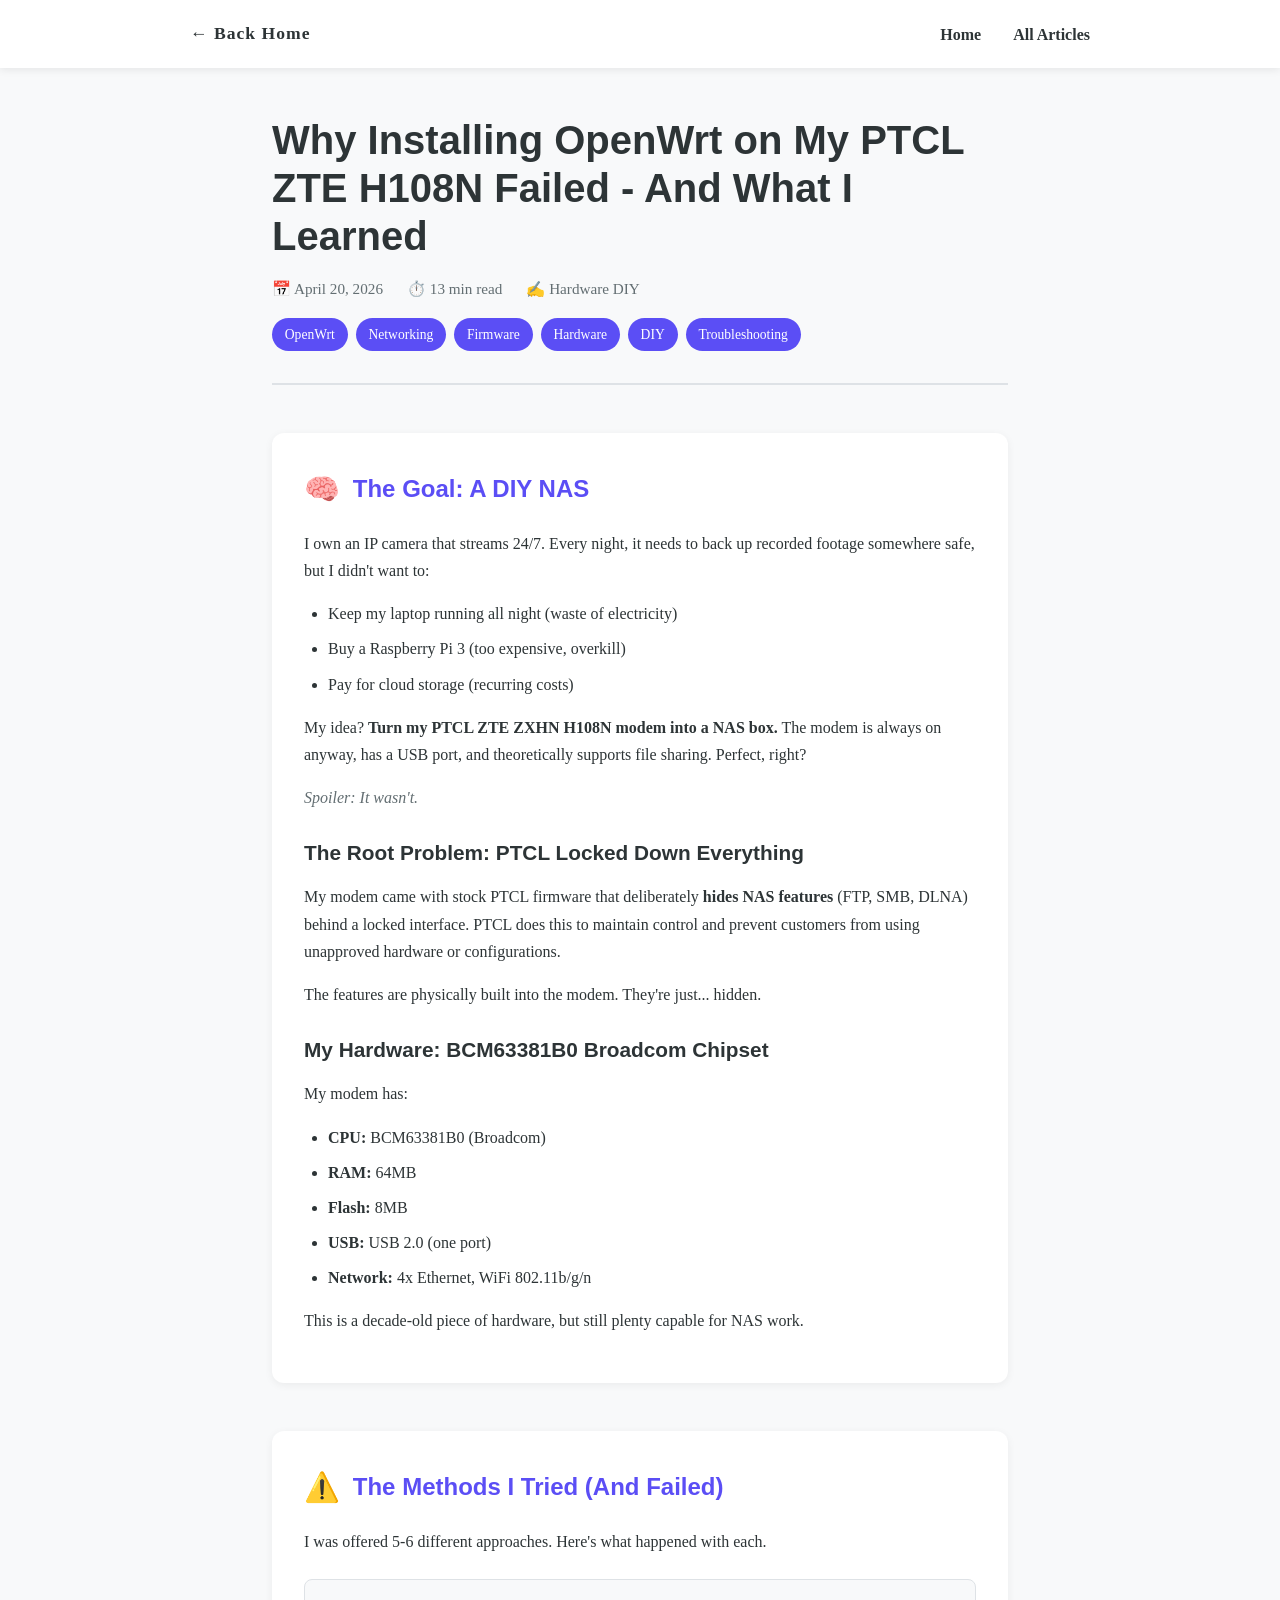
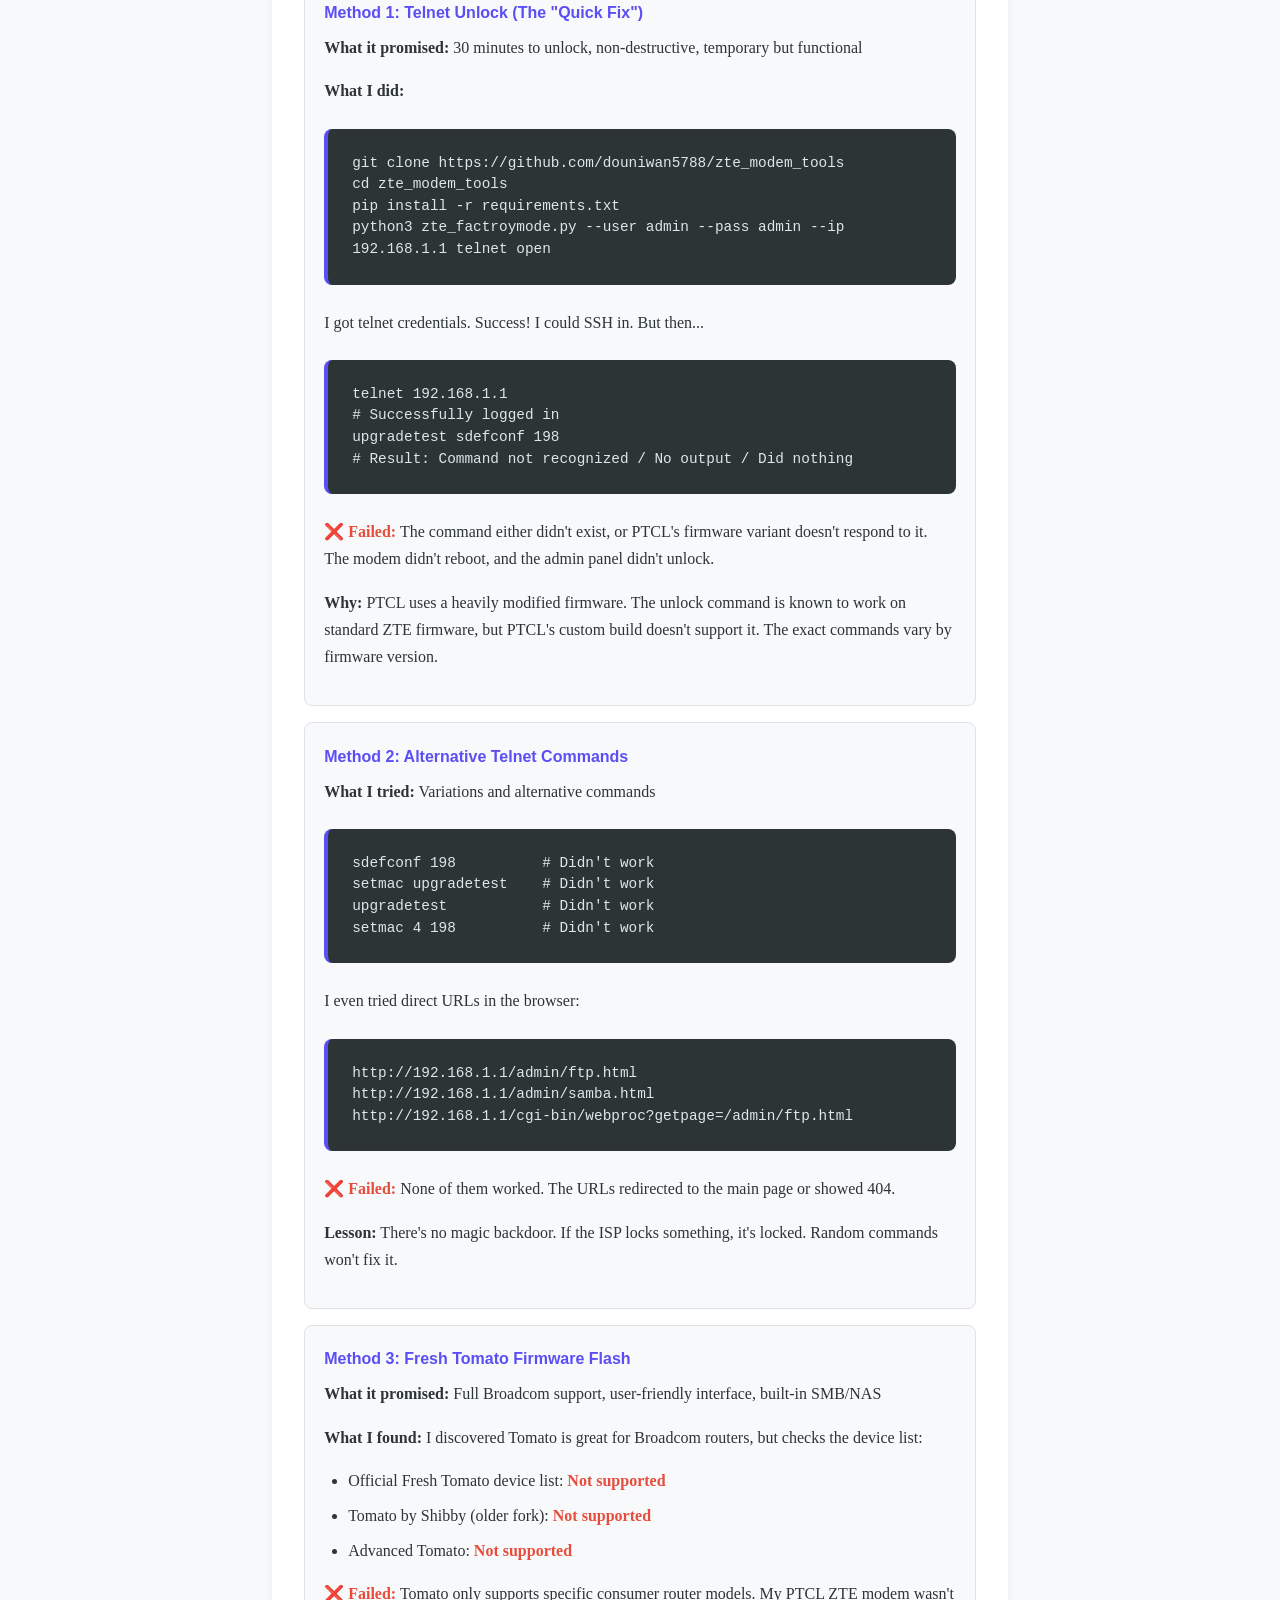
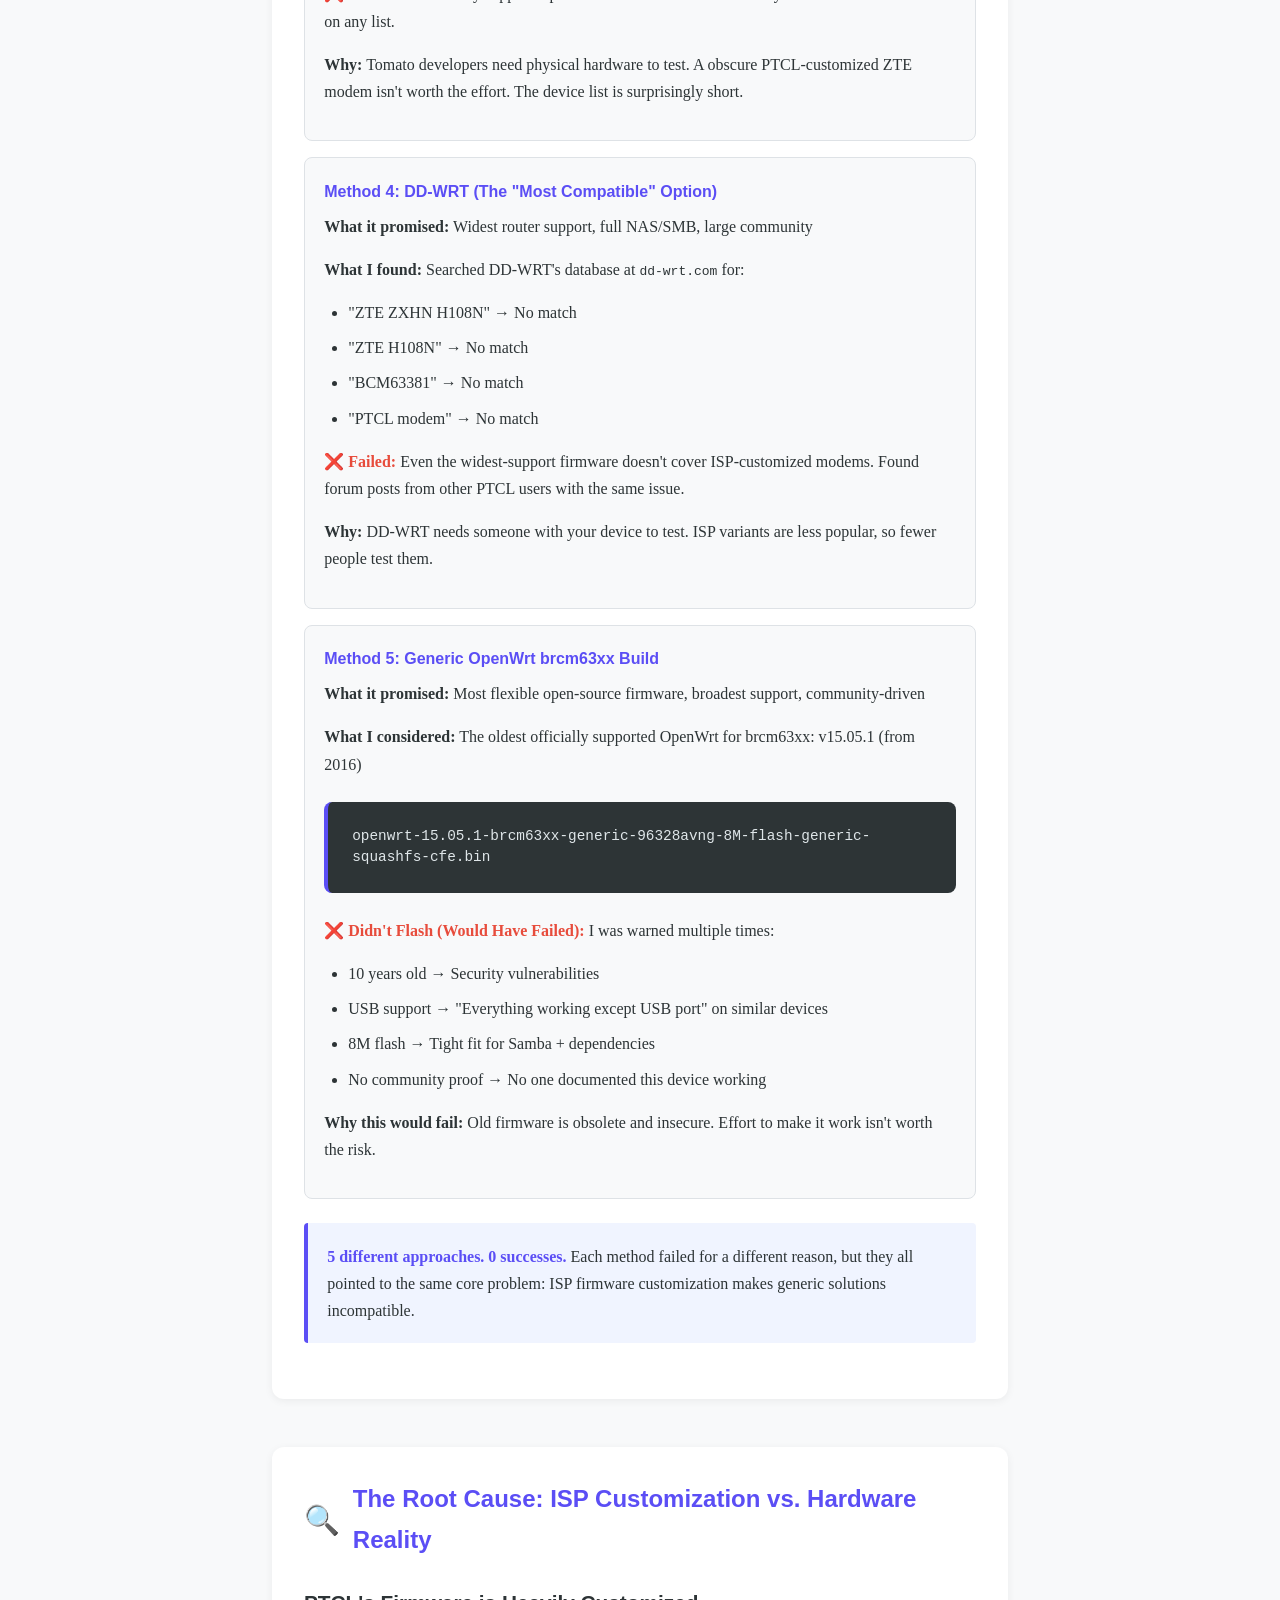
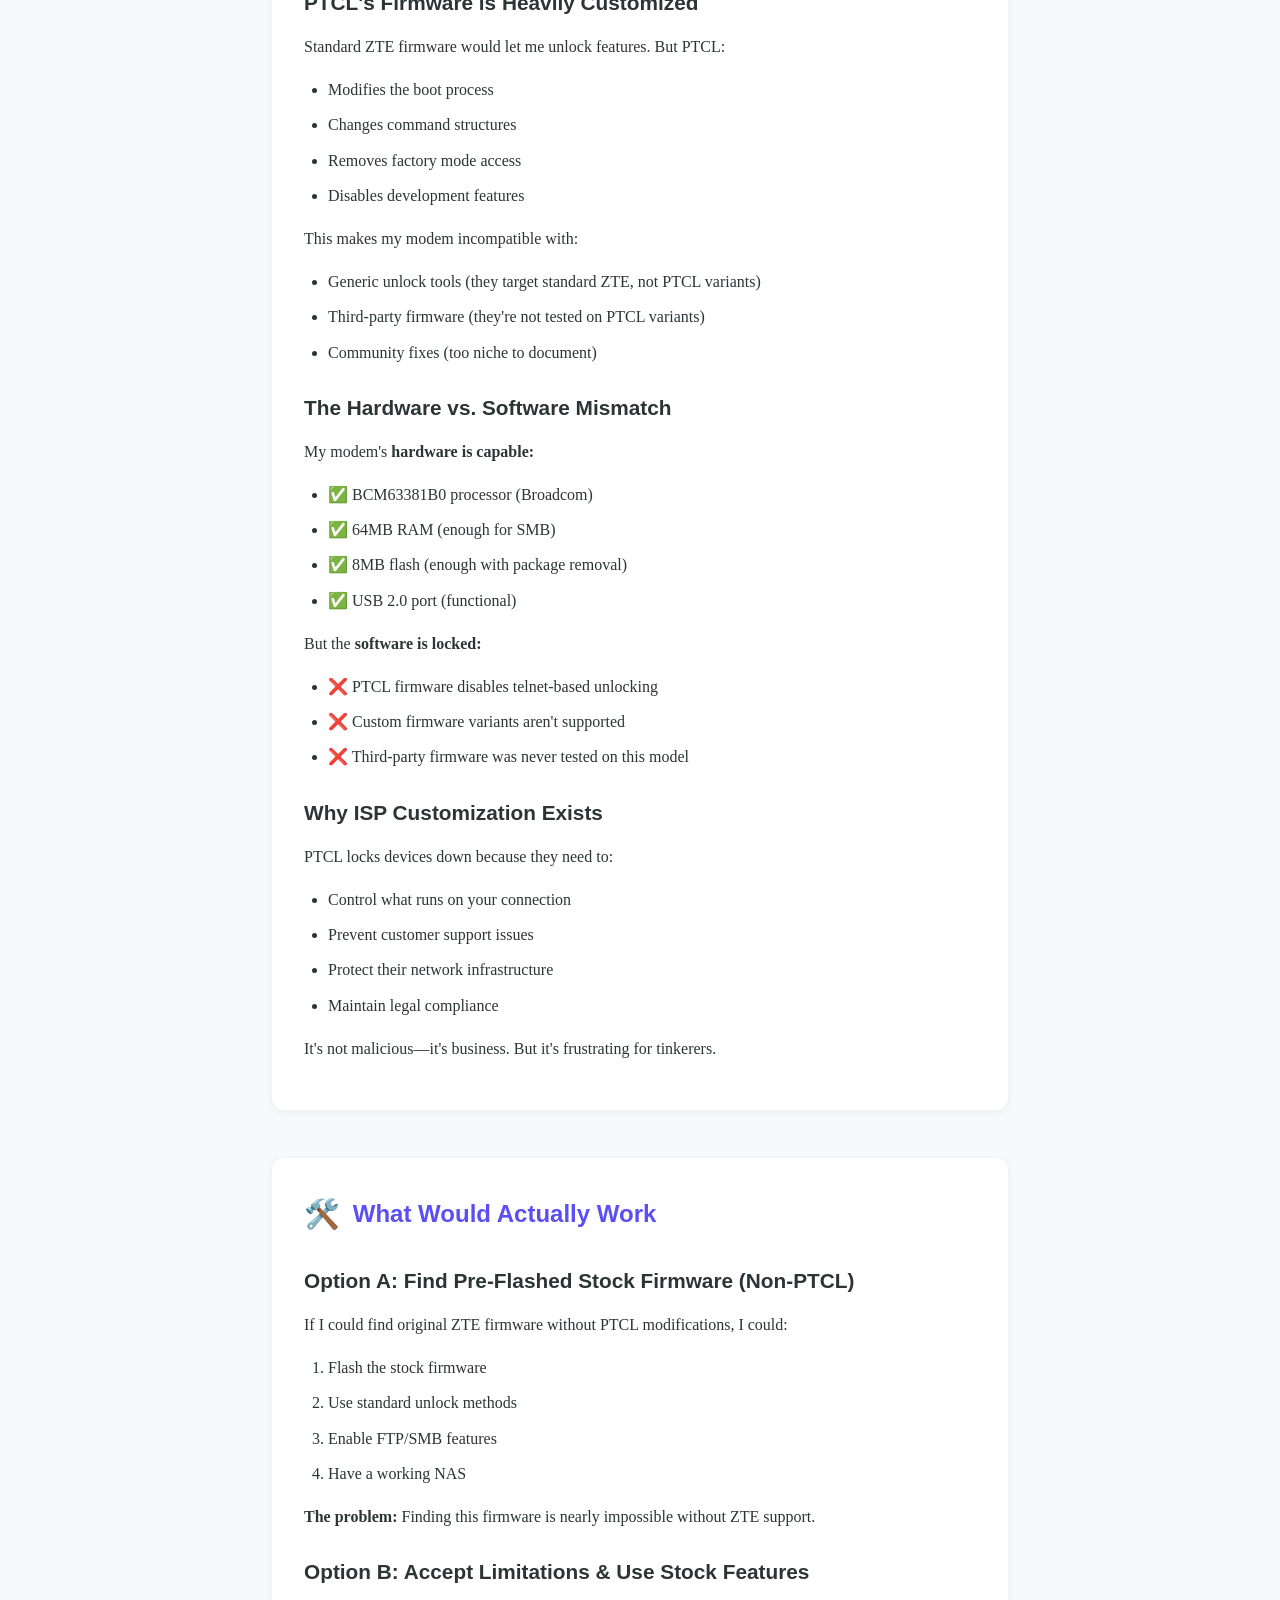
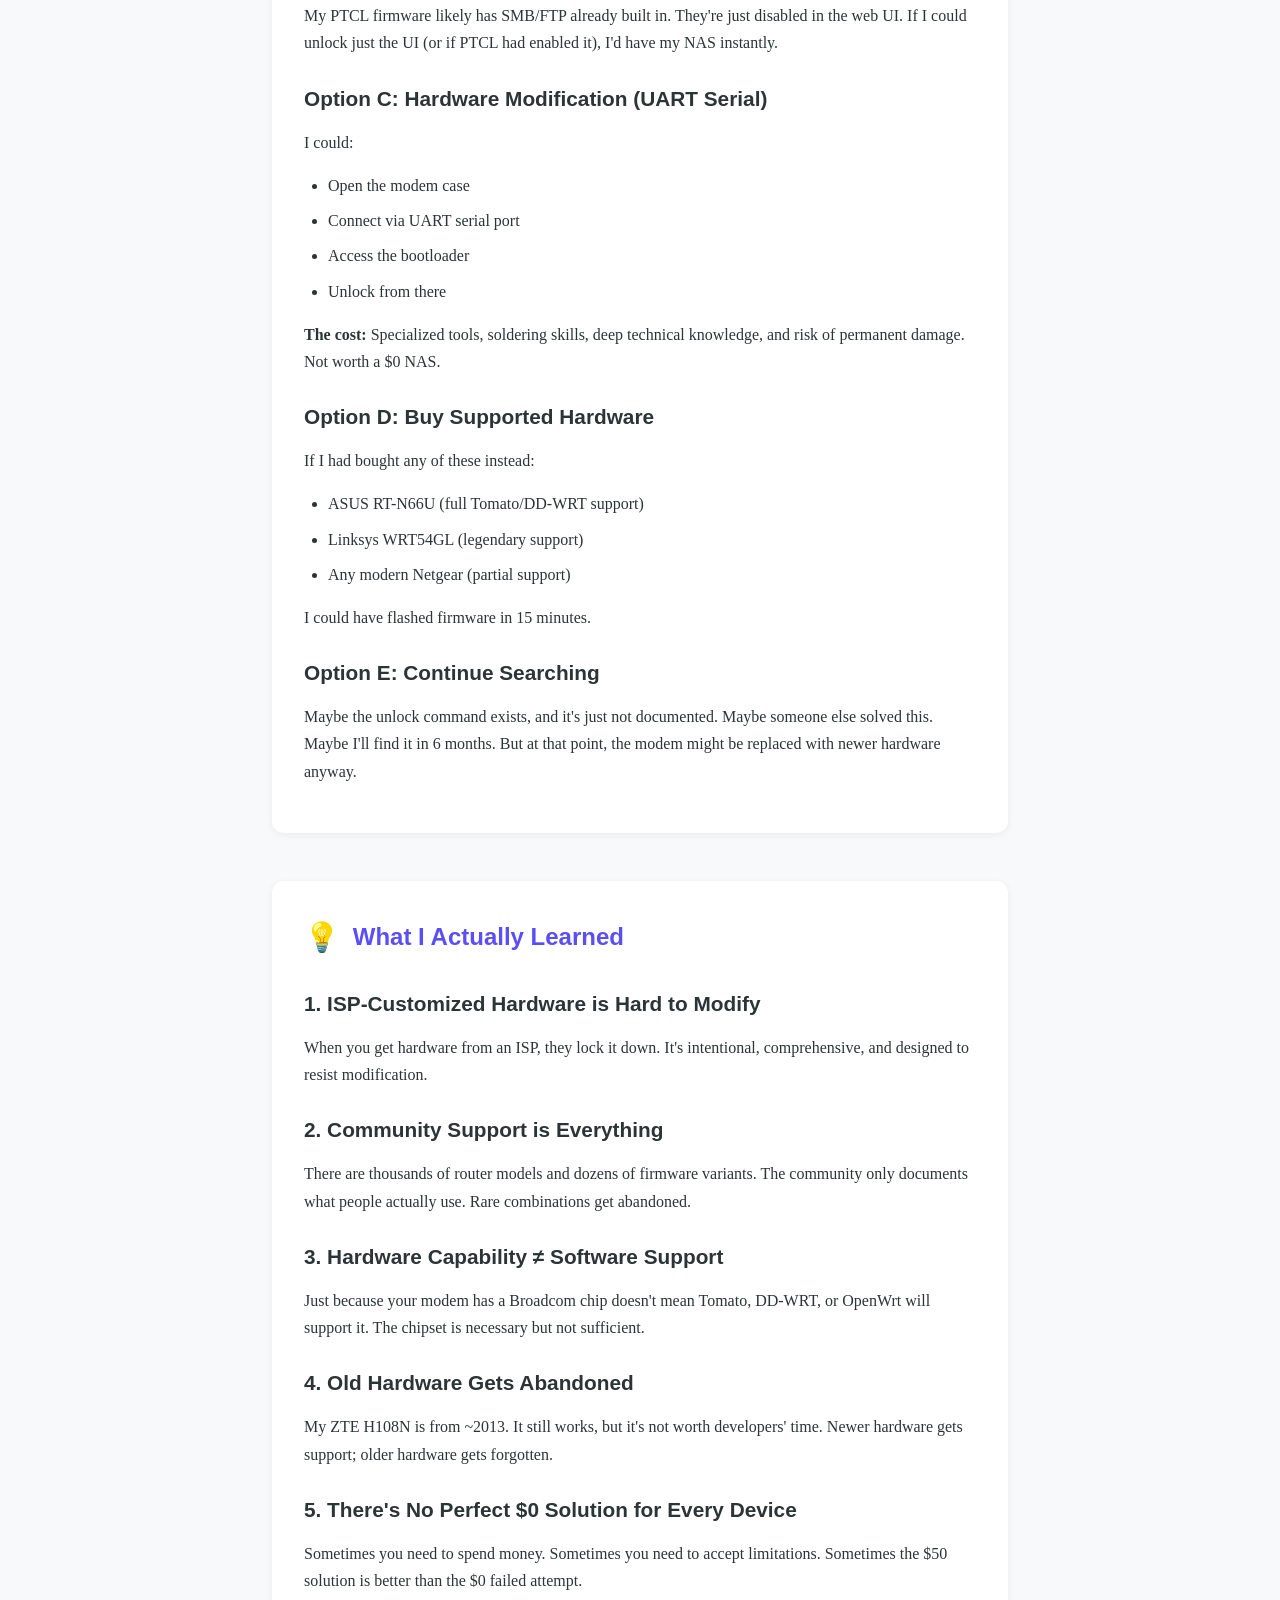
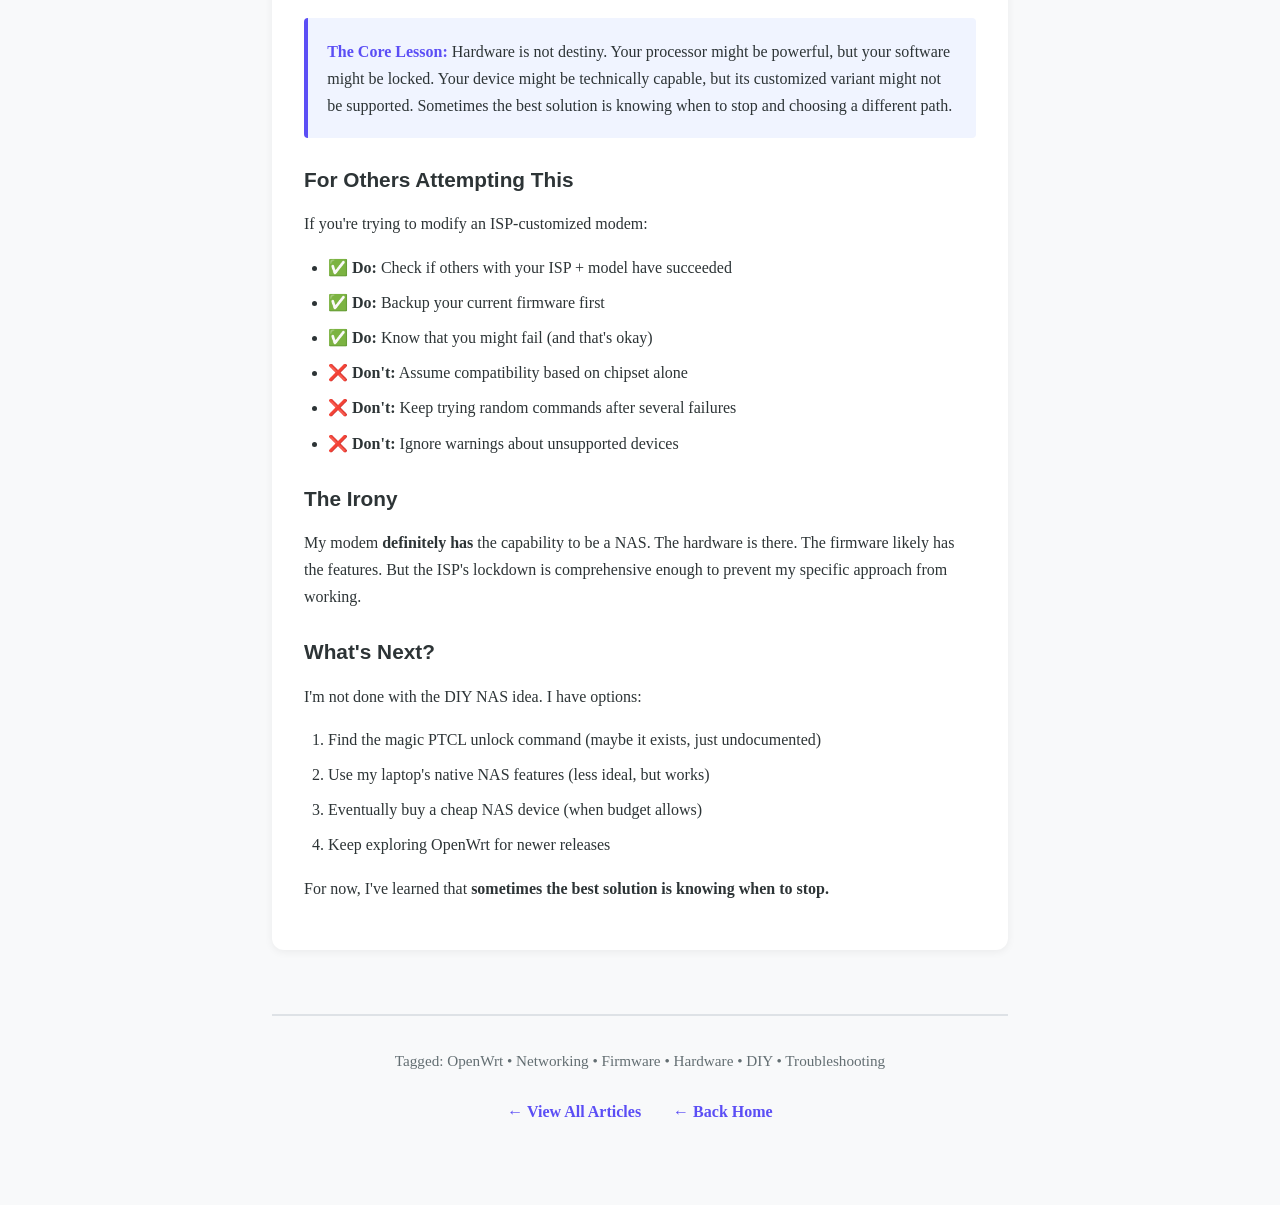
<file: articles/openwrt-ptcl-failed.html>
<!DOCTYPE html>
<html lang="en">
<head>
    <meta charset="UTF-8">
    <meta name="viewport" content="width=device-width, initial-scale=1.0">
    <title>Why Installing OpenWrt on My PTCL ZTE H108N Failed - And What I Learned</title>
    <meta name="description" content="A first-hand account of attempting to unlock an ISP modem and turn it into a DIY NAS - trying 5 different methods and what each failure taught me about firmware customization and hardware limitations.">
    <meta name="keywords" content="OpenWrt, Firmware, Modem, NAS, DIY, Hardware, Networking, PTCL, ZTE">
    
    <!-- Open Graph for Social Sharing -->
    <meta property="og:title" content="Why Installing OpenWrt on My PTCL ZTE H108N Failed - And What I Learned">
    <meta property="og:description" content="5 failed methods to unlock an ISP modem. What I learned about firmware customization and the limits of DIY solutions.">
    <meta property="og:type" content="article">
    <meta property="og:image" content="/images/articles/openwrt-failed-og.jpg">
    <meta property="article:published_time" content="2026-04-20">
    <meta property="article:author" content="Portfolio Owner">
    <meta property="article:tag" content="OpenWrt, Networking, Firmware">
    
    <style>
        * {
            margin: 0;
            padding: 0;
            box-sizing: border-box;
        }

        :root {
            --accent: #5b4ef5;
            --accent2: #2ec4b6;
            --text: #2d3436;
            --text-light: #636e72;
            --bg: #f8f9fa;
            --border: #dee2e6;
            --white: #ffffff;
        }

        body {
            font-family: 'Lora', serif;
            line-height: 1.7;
            color: var(--text);
            background-color: var(--bg);
            padding: 0;
            margin: 0;
        }

        /* Navigation */
        nav {
            background-color: var(--white);
            padding: 1.2rem 2rem;
            box-shadow: 0 2px 8px rgba(0,0,0,0.08);
            position: sticky;
            top: 0;
            z-index: 100;
        }

        nav > div {
            max-width: 900px;
            margin: 0 auto;
            display: flex;
            justify-content: space-between;
            align-items: center;
        }

        nav a {
            color: var(--text);
            text-decoration: none;
            font-weight: 600;
            transition: color 0.22s ease;
        }

        nav a:hover {
            color: var(--accent);
        }

        nav .nav-links {
            display: flex;
            gap: 2rem;
            list-style: none;
        }

        /* Container */
        .container {
            max-width: 800px;
            margin: 0 auto;
            padding: 3rem 2rem;
        }

        /* Article Header */
        .article-header {
            margin-bottom: 3rem;
            padding-bottom: 2rem;
            border-bottom: 2px solid var(--border);
        }

        .article-header h1 {
            font-family: 'Bricolage Grotesque', sans-serif;
            font-size: 2.5rem;
            font-weight: 700;
            line-height: 1.2;
            margin-bottom: 1rem;
            color: var(--text);
        }

        .article-meta {
            display: flex;
            gap: 1.5rem;
            flex-wrap: wrap;
            margin-bottom: 1rem;
            font-size: 0.95rem;
            color: var(--text-light);
        }

        .article-meta span {
            display: flex;
            align-items: center;
            gap: 0.3rem;
        }

        .article-tags {
            display: flex;
            gap: 0.5rem;
            flex-wrap: wrap;
            margin-top: 1rem;
        }

        .tag {
            background-color: var(--accent);
            color: white;
            padding: 0.3rem 0.8rem;
            border-radius: 20px;
            font-size: 0.85rem;
            text-decoration: none;
            transition: background-color 0.22s ease;
        }

        .tag:hover {
            background-color: var(--accent2);
        }

        /* Sections */
        .section {
            margin-bottom: 3rem;
            padding: 2rem;
            background-color: var(--white);
            border-radius: 12px;
            box-shadow: 0 2px 8px rgba(0,0,0,0.06);
        }

        .section-title {
            display: flex;
            align-items: center;
            gap: 0.8rem;
            font-size: 1.5rem;
            font-weight: 700;
            margin-bottom: 1rem;
            color: var(--accent);
            font-family: 'Bricolage Grotesque', sans-serif;
        }

        .emoji {
            font-size: 1.8rem;
        }

        .section h3 {
            font-family: 'Bricolage Grotesque', sans-serif;
            font-size: 1.3rem;
            font-weight: 600;
            margin-top: 1.5rem;
            margin-bottom: 0.8rem;
        }

        .section p {
            margin-bottom: 1rem;
            color: var(--text);
        }

        .section ul, .section ol {
            margin-left: 1.5rem;
            margin-bottom: 1rem;
        }

        .section li {
            margin-bottom: 0.5rem;
        }

        .section a {
            color: var(--accent);
            text-decoration: none;
            transition: color 0.22s ease;
        }

        .section a:hover {
            text-decoration: underline;
        }

        /* Code Blocks */
        .code-block {
            background-color: #2d3436;
            color: #dfe6e9;
            padding: 1.5rem;
            border-radius: 8px;
            margin: 1.5rem 0;
            overflow-x: auto;
            font-family: 'Courier New', monospace;
            font-size: 0.9rem;
            line-height: 1.5;
            border-left: 4px solid var(--accent);
        }

        .code-block code {
            font-family: 'Courier New', monospace;
        }

        .code-block pre {
            margin: 0;
            white-space: pre-wrap;
            word-wrap: break-word;
        }

        /* Callout Box */
        .callout {
            background-color: #f0f4ff;
            border-left: 4px solid var(--accent);
            padding: 1.2rem;
            margin: 1.5rem 0;
            border-radius: 4px;
        }

        .callout p {
            margin: 0;
            color: var(--text);
        }

        .callout strong {
            color: var(--accent);
        }

        /* List Styles */
        .method-list {
            margin: 1.5rem 0;
        }

        .method-item {
            background-color: #f8f9fa;
            border: 1px solid var(--border);
            border-radius: 8px;
            padding: 1.2rem;
            margin-bottom: 1rem;
        }

        .method-item h4 {
            color: var(--accent);
            margin-bottom: 0.5rem;
            font-family: 'Bricolage Grotesque', sans-serif;
        }

        .success {
            color: #27ae60;
            font-weight: 600;
        }

        .failure {
            color: #e74c3c;
            font-weight: 600;
        }

        /* Footer & Navigation */
        .article-footer {
            margin-top: 4rem;
            padding-top: 2rem;
            border-top: 2px solid var(--border);
            text-align: center;
        }

        .footer-links {
            display: flex;
            gap: 2rem;
            justify-content: center;
            margin-bottom: 2rem;
            flex-wrap: wrap;
        }

        .back-link, .back-home {
            display: inline-block;
            color: var(--accent);
            text-decoration: none;
            font-weight: 600;
            transition: color 0.22s ease;
        }

        .back-link:hover, .back-home:hover {
            color: var(--accent2);
        }

        /* Responsive */
        @media (max-width: 768px) {
            .container {
                padding: 2rem 1.5rem;
            }

            .article-header h1 {
                font-size: 1.8rem;
            }

            .section-title {
                font-size: 1.3rem;
            }

            .section {
                padding: 1.5rem;
            }

            .article-meta {
                flex-direction: column;
                gap: 0.5rem;
            }

            .code-block {
                padding: 1rem;
                font-size: 0.85rem;
            }

            nav {
                padding: 1rem;
            }

            nav .nav-links {
                gap: 1rem;
            }

            nav a {
                font-size: 0.9rem;
            }
        }

        @media (max-width: 480px) {
            .article-header h1 {
                font-size: 1.5rem;
            }

            .section-title {
                font-size: 1.1rem;
            }

            .emoji {
                font-size: 1.4rem;
            }

            .code-block {
                padding: 0.8rem;
                font-size: 0.8rem;
            }
        }
    </style>
</head>
<body>
    <!-- Navigation -->
    <nav>
        <div>
            <a href="../index.html" style="font-size: 1.1rem; font-weight: 700; letter-spacing: 1px;">← Back Home</a>
            <ul class="nav-links">
                <li><a href="../index.html">Home</a></li>
                <li><a href="../articles.html">All Articles</a></li>
            </ul>
        </div>
    </nav>

    <!-- Main Content -->
    <div class="container">
        <!-- Article Header -->
        <div class="article-header">
            <h1>Why Installing OpenWrt on My PTCL ZTE H108N Failed - And What I Learned</h1>
            <div class="article-meta">
                <span>📅 April 20, 2026</span>
                <span>⏱️ 13 min read</span>
                <span>✍️ Hardware DIY</span>
            </div>
            <div class="article-tags">
                <a href="../articles.html" class="tag">OpenWrt</a>
                <a href="../articles.html" class="tag">Networking</a>
                <a href="../articles.html" class="tag">Firmware</a>
                <a href="../articles.html" class="tag">Hardware</a>
                <a href="../articles.html" class="tag">DIY</a>
                <a href="../articles.html" class="tag">Troubleshooting</a>
            </div>
        </div>

        <!-- Problem Section -->
        <div class="section">
            <div class="section-title">
                <span class="emoji">🧠</span>
                <span>The Goal: A DIY NAS</span>
            </div>
            <p>I own an IP camera that streams 24/7. Every night, it needs to back up recorded footage somewhere safe, but I didn't want to:</p>
            <ul>
                <li>Keep my laptop running all night (waste of electricity)</li>
                <li>Buy a Raspberry Pi 3 (too expensive, overkill)</li>
                <li>Pay for cloud storage (recurring costs)</li>
            </ul>
            <p>My idea? <strong>Turn my PTCL ZTE ZXHN H108N modem into a NAS box.</strong> The modem is always on anyway, has a USB port, and theoretically supports file sharing. Perfect, right?</p>
            <p style="font-style: italic; color: var(--text-light);">Spoiler: It wasn't.</p>

            <h3>The Root Problem: PTCL Locked Down Everything</h3>
            <p>My modem came with stock PTCL firmware that deliberately <strong>hides NAS features</strong> (FTP, SMB, DLNA) behind a locked interface. PTCL does this to maintain control and prevent customers from using unapproved hardware or configurations.</p>
            <p>The features are physically built into the modem. They're just... hidden.</p>

            <h3>My Hardware: BCM63381B0 Broadcom Chipset</h3>
            <p>My modem has:</p>
            <ul>
                <li><strong>CPU:</strong> BCM63381B0 (Broadcom)</li>
                <li><strong>RAM:</strong> 64MB</li>
                <li><strong>Flash:</strong> 8MB</li>
                <li><strong>USB:</strong> USB 2.0 (one port)</li>
                <li><strong>Network:</strong> 4x Ethernet, WiFi 802.11b/g/n</li>
            </ul>
            <p>This is a decade-old piece of hardware, but still plenty capable for NAS work.</p>
        </div>

        <!-- Error Section -->
        <div class="section">
            <div class="section-title">
                <span class="emoji">⚠️</span>
                <span>The Methods I Tried (And Failed)</span>
            </div>
            <p>I was offered 5-6 different approaches. Here's what happened with each.</p>

            <div class="method-list">
                <div class="method-item">
                    <h4>Method 1: Telnet Unlock (The "Quick Fix")</h4>
                    <p><strong>What it promised:</strong> 30 minutes to unlock, non-destructive, temporary but functional</p>
                    
                    <p><strong>What I did:</strong></p>
                    <div class="code-block">
                        <pre>git clone https://github.com/douniwan5788/zte_modem_tools
cd zte_modem_tools
pip install -r requirements.txt
python3 zte_factroymode.py --user admin --pass admin --ip 192.168.1.1 telnet open</pre>
                    </div>
                    <p>I got telnet credentials. Success! I could SSH in. But then...</p>
                    <div class="code-block">
                        <pre>telnet 192.168.1.1
# Successfully logged in
upgradetest sdefconf 198
# Result: Command not recognized / No output / Did nothing</pre>
                    </div>
                    <p><span class="failure">❌ Failed:</span> The command either didn't exist, or PTCL's firmware variant doesn't respond to it. The modem didn't reboot, and the admin panel didn't unlock.</p>
                    <p><strong>Why:</strong> PTCL uses a heavily modified firmware. The unlock command is known to work on standard ZTE firmware, but PTCL's custom build doesn't support it. The exact commands vary by firmware version.</p>
                </div>

                <div class="method-item">
                    <h4>Method 2: Alternative Telnet Commands</h4>
                    <p><strong>What I tried:</strong> Variations and alternative commands</p>
                    <div class="code-block">
                        <pre>sdefconf 198          # Didn't work
setmac upgradetest    # Didn't work
upgradetest           # Didn't work
setmac 4 198          # Didn't work</pre>
                    </div>
                    <p>I even tried direct URLs in the browser:</p>
                    <div class="code-block">
                        <pre>http://192.168.1.1/admin/ftp.html
http://192.168.1.1/admin/samba.html
http://192.168.1.1/cgi-bin/webproc?getpage=/admin/ftp.html</pre>
                    </div>
                    <p><span class="failure">❌ Failed:</span> None of them worked. The URLs redirected to the main page or showed 404.</p>
                    <p><strong>Lesson:</strong> There's no magic backdoor. If the ISP locks something, it's locked. Random commands won't fix it.</p>
                </div>

                <div class="method-item">
                    <h4>Method 3: Fresh Tomato Firmware Flash</h4>
                    <p><strong>What it promised:</strong> Full Broadcom support, user-friendly interface, built-in SMB/NAS</p>
                    <p><strong>What I found:</strong> I discovered Tomato is great for Broadcom routers, but checks the device list:</p>
                    <ul>
                        <li>Official Fresh Tomato device list: <span class="failure">Not supported</span></li>
                        <li>Tomato by Shibby (older fork): <span class="failure">Not supported</span></li>
                        <li>Advanced Tomato: <span class="failure">Not supported</span></li>
                    </ul>
                    <p><span class="failure">❌ Failed:</span> Tomato only supports specific consumer router models. My PTCL ZTE modem wasn't on any list.</p>
                    <p><strong>Why:</strong> Tomato developers need physical hardware to test. A obscure PTCL-customized ZTE modem isn't worth the effort. The device list is surprisingly short.</p>
                </div>

                <div class="method-item">
                    <h4>Method 4: DD-WRT (The "Most Compatible" Option)</h4>
                    <p><strong>What it promised:</strong> Widest router support, full NAS/SMB, large community</p>
                    <p><strong>What I found:</strong> Searched DD-WRT's database at <code>dd-wrt.com</code> for:</p>
                    <ul>
                        <li>"ZTE ZXHN H108N" → No match</li>
                        <li>"ZTE H108N" → No match</li>
                        <li>"BCM63381" → No match</li>
                        <li>"PTCL modem" → No match</li>
                    </ul>
                    <p><span class="failure">❌ Failed:</span> Even the widest-support firmware doesn't cover ISP-customized modems. Found forum posts from other PTCL users with the same issue.</p>
                    <p><strong>Why:</strong> DD-WRT needs someone with your device to test. ISP variants are less popular, so fewer people test them.</p>
                </div>

                <div class="method-item">
                    <h4>Method 5: Generic OpenWrt brcm63xx Build</h4>
                    <p><strong>What it promised:</strong> Most flexible open-source firmware, broadest support, community-driven</p>
                    <p><strong>What I considered:</strong> The oldest officially supported OpenWrt for brcm63xx: v15.05.1 (from 2016)</p>
                    <div class="code-block">
                        <pre>openwrt-15.05.1-brcm63xx-generic-96328avng-8M-flash-generic-squashfs-cfe.bin</pre>
                    </div>
                    <p><span class="failure">❌ Didn't Flash (Would Have Failed):</span> I was warned multiple times:</p>
                    <ul>
                        <li>10 years old → Security vulnerabilities</li>
                        <li>USB support → "Everything working except USB port" on similar devices</li>
                        <li>8M flash → Tight fit for Samba + dependencies</li>
                        <li>No community proof → No one documented this device working</li>
                    </ul>
                    <p><strong>Why this would fail:</strong> Old firmware is obsolete and insecure. Effort to make it work isn't worth the risk.</p>
                </div>
            </div>

            <div class="callout">
                <p><strong>5 different approaches. 0 successes.</strong> Each method failed for a different reason, but they all pointed to the same core problem: ISP firmware customization makes generic solutions incompatible.</p>
            </div>
        </div>

        <!-- Root Cause Section -->
        <div class="section">
            <div class="section-title">
                <span class="emoji">🔍</span>
                <span>The Root Cause: ISP Customization vs. Hardware Reality</span>
            </div>

            <h3>PTCL's Firmware is Heavily Customized</h3>
            <p>Standard ZTE firmware would let me unlock features. But PTCL:</p>
            <ul>
                <li>Modifies the boot process</li>
                <li>Changes command structures</li>
                <li>Removes factory mode access</li>
                <li>Disables development features</li>
            </ul>
            <p>This makes my modem incompatible with:</p>
            <ul>
                <li>Generic unlock tools (they target standard ZTE, not PTCL variants)</li>
                <li>Third-party firmware (they're not tested on PTCL variants)</li>
                <li>Community fixes (too niche to document)</li>
            </ul>

            <h3>The Hardware vs. Software Mismatch</h3>
            <p>My modem's <strong>hardware is capable:</strong></p>
            <ul>
                <li>✅ BCM63381B0 processor (Broadcom)</li>
                <li>✅ 64MB RAM (enough for SMB)</li>
                <li>✅ 8MB flash (enough with package removal)</li>
                <li>✅ USB 2.0 port (functional)</li>
            </ul>
            <p>But the <strong>software is locked:</strong></p>
            <ul>
                <li>❌ PTCL firmware disables telnet-based unlocking</li>
                <li>❌ Custom firmware variants aren't supported</li>
                <li>❌ Third-party firmware was never tested on this model</li>
            </ul>

            <h3>Why ISP Customization Exists</h3>
            <p>PTCL locks devices down because they need to:</p>
            <ul>
                <li>Control what runs on your connection</li>
                <li>Prevent customer support issues</li>
                <li>Protect their network infrastructure</li>
                <li>Maintain legal compliance</li>
            </ul>
            <p>It's not malicious—it's business. But it's frustrating for tinkerers.</p>
        </div>

        <!-- Solution Section -->
        <div class="section">
            <div class="section-title">
                <span class="emoji">🛠️</span>
                <span>What Would Actually Work</span>
            </div>

            <h3>Option A: Find Pre-Flashed Stock Firmware (Non-PTCL)</h3>
            <p>If I could find original ZTE firmware without PTCL modifications, I could:</p>
            <ol>
                <li>Flash the stock firmware</li>
                <li>Use standard unlock methods</li>
                <li>Enable FTP/SMB features</li>
                <li>Have a working NAS</li>
            </ol>
            <p><strong>The problem:</strong> Finding this firmware is nearly impossible without ZTE support.</p>

            <h3>Option B: Accept Limitations & Use Stock Features</h3>
            <p>My PTCL firmware likely has SMB/FTP already built in. They're just disabled in the web UI. If I could unlock just the UI (or if PTCL had enabled it), I'd have my NAS instantly.</p>

            <h3>Option C: Hardware Modification (UART Serial)</h3>
            <p>I could:</p>
            <ul>
                <li>Open the modem case</li>
                <li>Connect via UART serial port</li>
                <li>Access the bootloader</li>
                <li>Unlock from there</li>
            </ul>
            <p><strong>The cost:</strong> Specialized tools, soldering skills, deep technical knowledge, and risk of permanent damage. Not worth a $0 NAS.</p>

            <h3>Option D: Buy Supported Hardware</h3>
            <p>If I had bought any of these instead:</p>
            <ul>
                <li>ASUS RT-N66U (full Tomato/DD-WRT support)</li>
                <li>Linksys WRT54GL (legendary support)</li>
                <li>Any modern Netgear (partial support)</li>
            </ul>
            <p>I could have flashed firmware in 15 minutes.</p>

            <h3>Option E: Continue Searching</h3>
            <p>Maybe the unlock command exists, and it's just not documented. Maybe someone else solved this. Maybe I'll find it in 6 months. But at that point, the modem might be replaced with newer hardware anyway.</p>
        </div>

        <!-- Key Takeaway Section -->
        <div class="section">
            <div class="section-title">
                <span class="emoji">💡</span>
                <span>What I Actually Learned</span>
            </div>

            <h3>1. ISP-Customized Hardware is Hard to Modify</h3>
            <p>When you get hardware from an ISP, they lock it down. It's intentional, comprehensive, and designed to resist modification.</p>

            <h3>2. Community Support is Everything</h3>
            <p>There are thousands of router models and dozens of firmware variants. The community only documents what people actually use. Rare combinations get abandoned.</p>

            <h3>3. Hardware Capability ≠ Software Support</h3>
            <p>Just because your modem has a Broadcom chip doesn't mean Tomato, DD-WRT, or OpenWrt will support it. The chipset is necessary but not sufficient.</p>

            <h3>4. Old Hardware Gets Abandoned</h3>
            <p>My ZTE H108N is from ~2013. It still works, but it's not worth developers' time. Newer hardware gets support; older hardware gets forgotten.</p>

            <h3>5. There's No Perfect $0 Solution for Every Device</h3>
            <p>Sometimes you need to spend money. Sometimes you need to accept limitations. Sometimes the $50 solution is better than the $0 failed attempt.</p>

            <div class="callout">
                <p><strong>The Core Lesson:</strong> Hardware is not destiny. Your processor might be powerful, but your software might be locked. Your device might be technically capable, but its customized variant might not be supported. Sometimes the best solution is knowing when to stop and choosing a different path.</p>
            </div>

            <h3>For Others Attempting This</h3>
            <p>If you're trying to modify an ISP-customized modem:</p>
            <ul>
                <li>✅ <strong>Do:</strong> Check if others with your ISP + model have succeeded</li>
                <li>✅ <strong>Do:</strong> Backup your current firmware first</li>
                <li>✅ <strong>Do:</strong> Know that you might fail (and that's okay)</li>
                <li>❌ <strong>Don't:</strong> Assume compatibility based on chipset alone</li>
                <li>❌ <strong>Don't:</strong> Keep trying random commands after several failures</li>
                <li>❌ <strong>Don't:</strong> Ignore warnings about unsupported devices</li>
            </ul>

            <h3>The Irony</h3>
            <p>My modem <strong>definitely has</strong> the capability to be a NAS. The hardware is there. The firmware likely has the features. But the ISP's lockdown is comprehensive enough to prevent my specific approach from working.</p>

            <h3>What's Next?</h3>
            <p>I'm not done with the DIY NAS idea. I have options:</p>
            <ol>
                <li>Find the magic PTCL unlock command (maybe it exists, just undocumented)</li>
                <li>Use my laptop's native NAS features (less ideal, but works)</li>
                <li>Eventually buy a cheap NAS device (when budget allows)</li>
                <li>Keep exploring OpenWrt for newer releases</li>
            </ol>
            <p>For now, I've learned that <strong>sometimes the best solution is knowing when to stop.</strong></p>
        </div>

        <!-- Footer -->
        <div class="article-footer">
            <p style="margin-bottom: 1.5rem; color: var(--text-light); font-size: 0.95rem;">
                Tagged: OpenWrt • Networking • Firmware • Hardware • DIY • Troubleshooting
            </p>
            <div class="footer-links">
                <a href="../articles.html" class="back-link">← View All Articles</a>
                <a href="../index.html" class="back-home">← Back Home</a>
            </div>
        </div>
    </div>
</body>
</html>
</file>
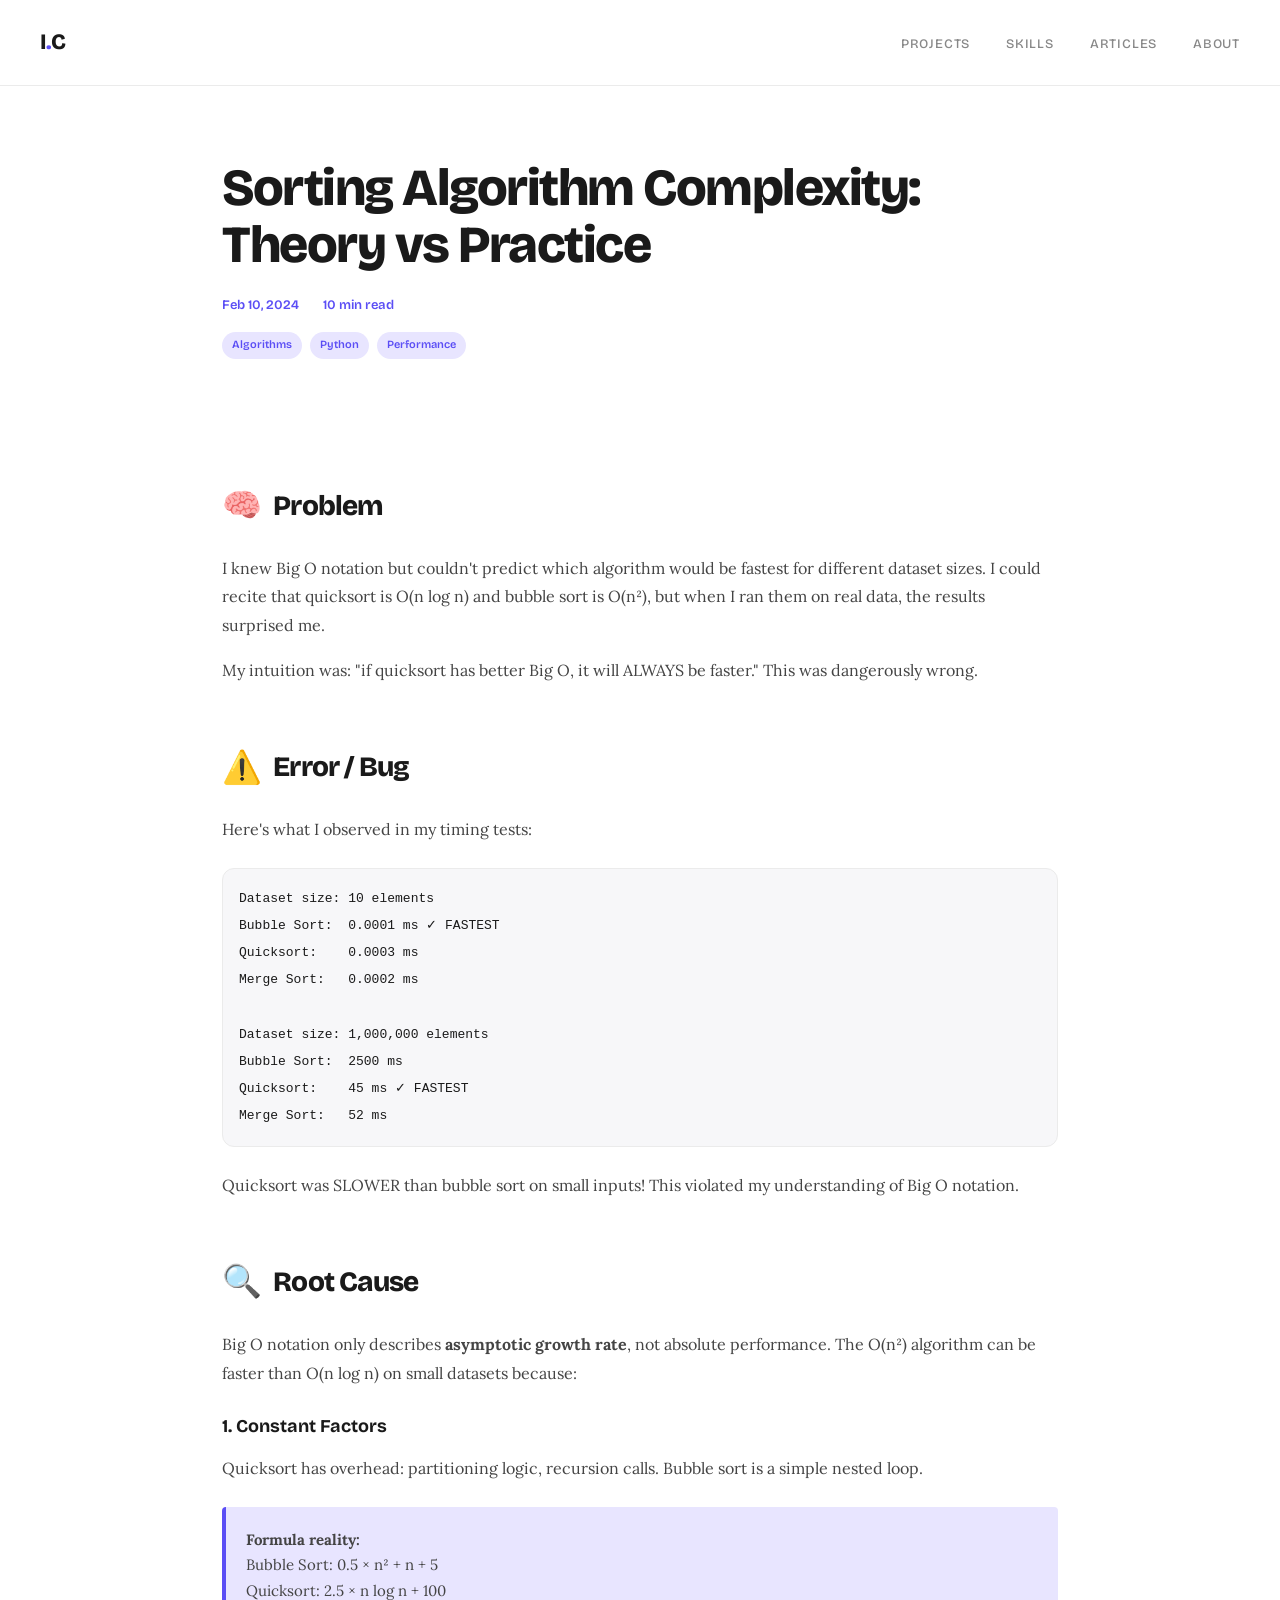
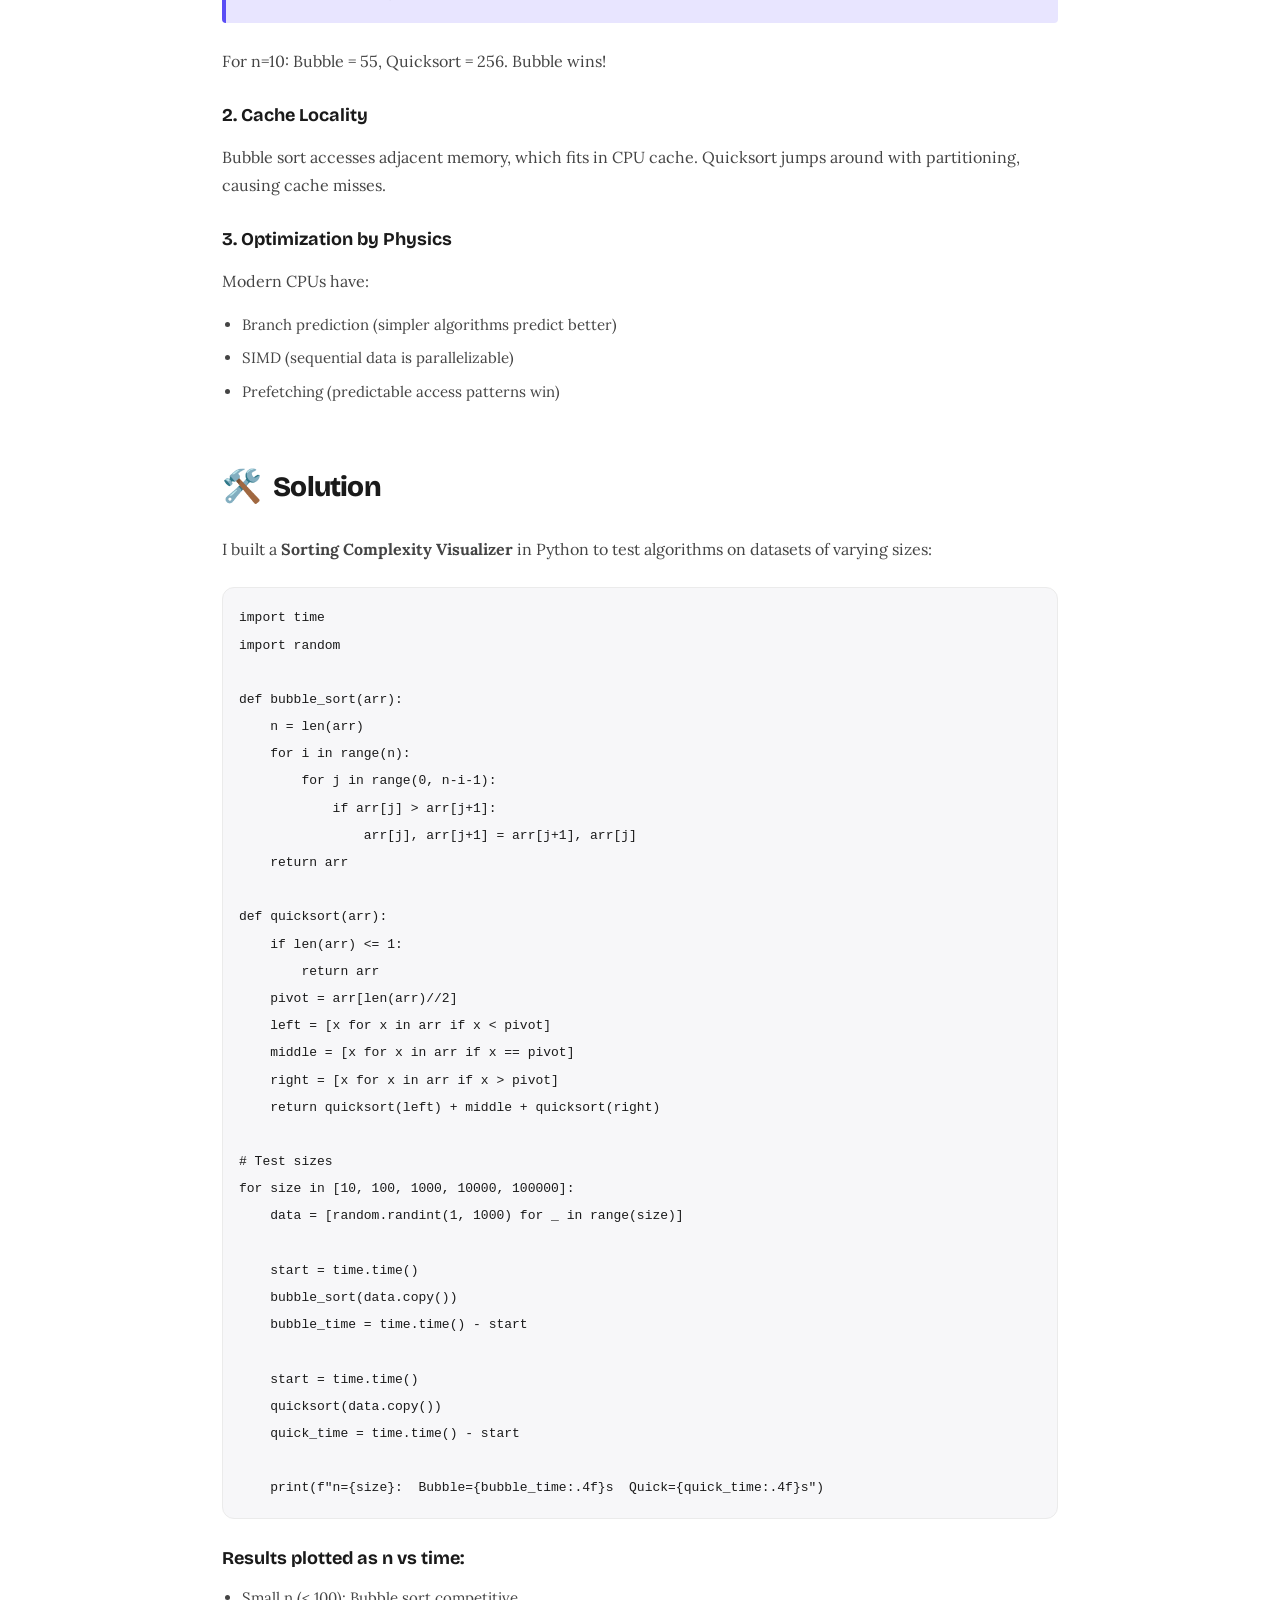
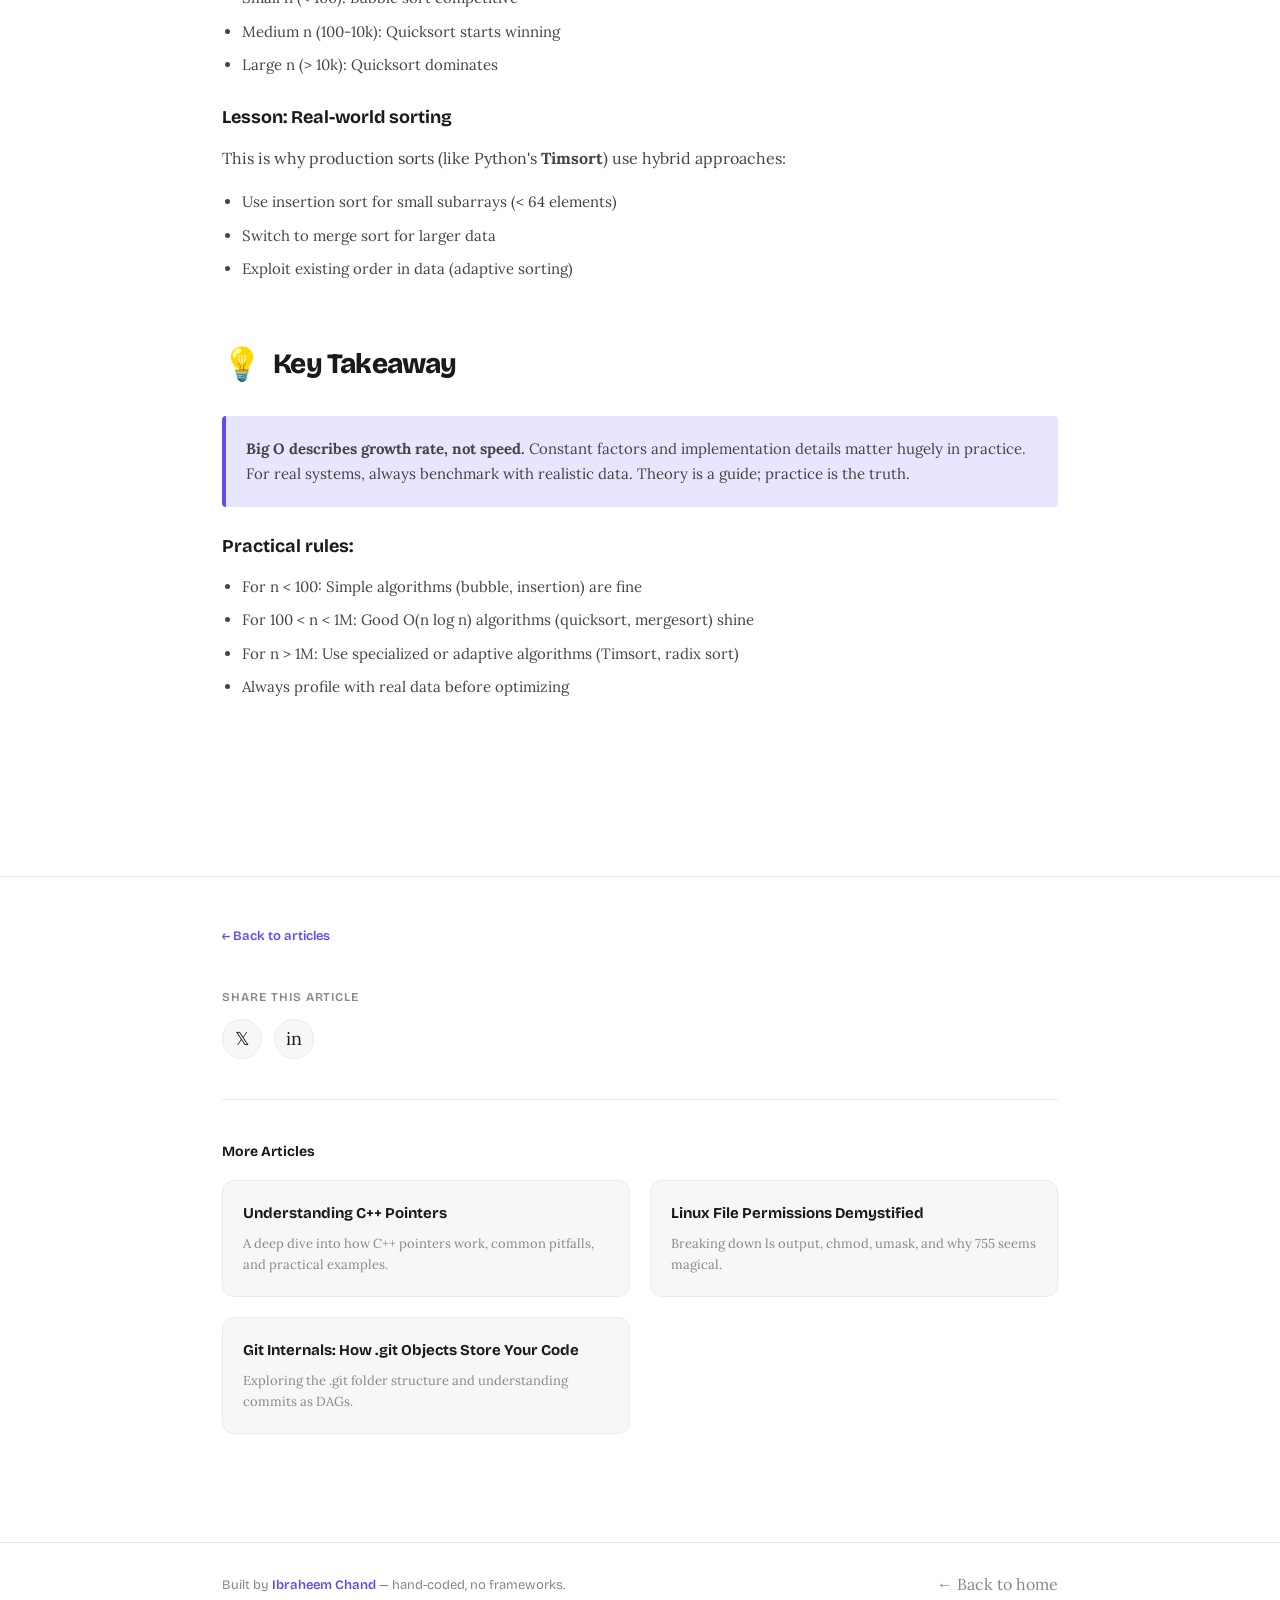
<file: articles/sorting-complexity.html>
<!DOCTYPE html>
<html lang="en">
<head>
  <meta charset="UTF-8" />
  <meta name="viewport" content="width=device-width, initial-scale=1.0"/>
  <title>Sorting Algorithm Complexity - Ibraheem Chand</title>
  <meta name="description" content="Analyzing bubble sort, merge sort, and quicksort with real timing data.">
  <link rel="preconnect" href="https://fonts.googleapis.com">
  <link href="https://fonts.googleapis.com/css2?family=Bricolage+Grotesque:opsz,wght@12..96,300;12..96,400;12..96,500;12..96,700;12..96,800&family=Lora:ital,wght@0,400;0,500;1,400&display=swap" rel="stylesheet">
  <style>
    /* Copy the full CSS from understanding-pointers.html */
    :root {
      --bg:        #ffffff;
      --surface:   #f7f7f9;
      --border:    #ebebeb;
      --accent:    #5b4ef5;
      --accent2:   #2ec4b6;
      --text:      #1a1a1a;
      --muted:     #888;
      --light:     #e8e5ff;
      --font-head: 'Bricolage Grotesque', sans-serif;
      --font-body: 'Lora', serif;
      --radius:    12px;
      --t:         0.22s ease;
    }

    *, *::before, *::after { box-sizing: border-box; margin: 0; padding: 0; }
    html { scroll-behavior: smooth; }
    body {
      background: var(--bg);
      color: var(--text);
      font-family: var(--font-body);
      font-size: 16px;
      line-height: 1.7;
      overflow-x: hidden;
    }
    a { color: inherit; text-decoration: none; }

    .container { max-width: 900px; margin: 0 auto; padding: 0 32px; }

    nav {
      position: fixed; top: 0; left: 0; right: 0; z-index: 100;
      padding: 24px 40px;
      display: flex; justify-content: space-between; align-items: center;
      transition: all var(--t);
      background: rgba(255,255,255,0.93);
      backdrop-filter: blur(14px);
      border-bottom: 1px solid var(--border);
    }
    .nav-logo {
      font-family: var(--font-head); font-weight: 800; font-size: 22px;
      letter-spacing: -1px; color: var(--text);
    }
    .nav-logo span { color: var(--accent); }
    .nav-links { display: flex; gap: 36px; list-style: none; }
    .nav-links a {
      font-family: var(--font-head); font-size: 13px; font-weight: 500;
      letter-spacing: 0.06em; text-transform: uppercase; color: var(--muted);
      transition: color var(--t);
    }
    .nav-links a:hover { color: var(--accent); }

    .nav-hamburger {
      display: none;
      flex-direction: column;
      justify-content: center;
      gap: 5px;
      width: 36px; height: 36px;
      cursor: pointer;
      background: none;
      border: none;
      padding: 4px;
      z-index: 200;
    }
    .nav-hamburger span {
      display: block;
      height: 2px;
      background: var(--text);
      border-radius: 2px;
      transition: all 0.3s ease;
      transform-origin: center;
    }
    .nav-hamburger.open span:nth-child(1) { transform: translateY(7px) rotate(45deg); }
    .nav-hamburger.open span:nth-child(2) { opacity: 0; transform: scaleX(0); }
    .nav-hamburger.open span:nth-child(3) { transform: translateY(-7px) rotate(-45deg); }

    .mobile-nav {
      display: none;
      position: fixed;
      top: 0; left: 0; right: 0; bottom: 0;
      background: rgba(255,255,255,0.98);
      backdrop-filter: blur(16px);
      z-index: 150;
      flex-direction: column;
      align-items: center;
      justify-content: center;
      gap: 36px;
      opacity: 0;
      pointer-events: none;
      transition: opacity 0.3s ease;
    }
    .mobile-nav.open {
      opacity: 1;
      pointer-events: all;
    }
    .mobile-nav a {
      font-family: var(--font-head);
      font-size: 28px;
      font-weight: 800;
      letter-spacing: -1px;
      color: var(--text);
      transition: color var(--t);
    }

    #article-header {
      padding-top: 160px;
      padding-bottom: 60px;
    }
    .article-title {
      font-family: var(--font-head);
      font-size: clamp(32px, 5vw, 52px);
      font-weight: 800;
      letter-spacing: -1.5px;
      line-height: 1.1;
      color: var(--text);
      margin-bottom: 20px;
    }
    .article-meta-row {
      display: flex;
      align-items: center;
      gap: 24px;
      flex-wrap: wrap;
      font-family: var(--font-head);
      font-size: 13px;
      color: var(--muted);
    }
    .article-date, .reading-time {
      display: flex;
      align-items: center;
      gap: 6px;
    }
    .article-date span, .reading-time span {
      font-weight: 600;
      color: var(--accent);
    }
    .article-tags-row {
      display: flex;
      flex-wrap: wrap;
      gap: 8px;
      margin-top: 16px;
    }
    .article-tag {
      font-family: var(--font-head);
      font-size: 11px;
      padding: 4px 10px;
      background: var(--light);
      color: var(--accent);
      border-radius: 100px;
      font-weight: 600;
    }

    #article-content {
      padding: 60px 0;
    }
    .article-section {
      margin-bottom: 56px;
    }
    .article-section h2 {
      font-family: var(--font-head);
      font-size: 28px;
      font-weight: 800;
      letter-spacing: -0.8px;
      color: var(--text);
      margin-bottom: 20px;
      display: flex;
      align-items: center;
      gap: 12px;
    }
    .article-section h2 .emoji {
      font-size: 32px;
    }
    .article-section p {
      font-size: 16px;
      line-height: 1.8;
      color: #444;
      margin-bottom: 16px;
    }
    .article-section h3 {
      font-family: var(--font-head);
      font-size: 18px;
      font-weight: 700;
      color: var(--text);
      margin-top: 24px;
      margin-bottom: 12px;
    }
    .article-section ul {
      margin-left: 20px;
      margin-bottom: 16px;
    }
    .article-section li {
      margin-bottom: 8px;
      font-size: 15px;
      line-height: 1.7;
      color: #444;
    }

    .code-block {
      background: var(--surface);
      border: 1px solid var(--border);
      border-radius: var(--radius);
      padding: 16px;
      overflow-x: auto;
      margin: 24px 0;
    }
    .code-block code {
      font-family: 'Courier New', monospace;
      font-size: 13px;
      line-height: 1.6;
      color: var(--text);
    }
    pre {
      margin: 0;
    }

    .article-image {
      width: 100%;
      max-width: 100%;
      border-radius: var(--radius);
      border: 1px solid var(--border);
      margin: 32px 0;
    }
    .image-caption {
      font-size: 13px;
      color: var(--muted);
      text-align: center;
      margin-top: 8px;
      font-style: italic;
    }

    .callout {
      background: var(--light);
      border-left: 4px solid var(--accent);
      padding: 20px;
      border-radius: 4px;
      margin: 24px 0;
    }
    .callout.warning {
      background: #fff3cd;
      border-left-color: #ffc107;
    }
    .callout p {
      margin: 0;
      font-size: 15px;
      line-height: 1.7;
    }

    #article-footer {
      border-top: 1px solid var(--border);
      padding: 48px 0;
      margin-top: 60px;
    }
    .article-nav {
      display: flex;
      justify-content: space-between;
      align-items: center;
      margin-bottom: 40px;
    }
    .back-link {
      display: inline-flex;
      align-items: center;
      gap: 6px;
      font-family: var(--font-head);
      font-size: 13px;
      font-weight: 600;
      color: var(--accent);
      transition: gap var(--t);
    }
    .back-link:hover {
      gap: 10px;
    }
    .related-articles {
      display: grid;
      grid-template-columns: repeat(auto-fit, minmax(280px, 1fr));
      gap: 20px;
    }
    .related-card {
      background: var(--surface);
      border: 1.5px solid var(--border);
      border-radius: var(--radius);
      padding: 20px;
      transition: all var(--t);
      text-decoration: none;
    }
    .related-card:hover {
      border-color: var(--accent);
      transform: translateY(-4px);
    }
    .related-card h4 {
      font-family: var(--font-head);
      font-size: 15px;
      font-weight: 700;
      color: var(--text);
      margin-bottom: 8px;
    }
    .related-card p {
      font-size: 13px;
      color: var(--muted);
      line-height: 1.6;
    }

    footer {
      border-top: 1px solid var(--border);
      padding: 28px 0;
      margin-top: 60px;
    }
    .foot-inner { display: flex; justify-content: space-between; align-items: center; }
    .foot-copy { font-family: var(--font-head); font-size: 13px; color: var(--muted); }
    .foot-copy span { color: var(--accent); font-weight: 600; }

    @media (max-width: 768px) {
      .container { padding: 0 24px; }
      nav { padding: 18px 24px; }
      .nav-links { display: none; }
      .nav-hamburger { display: flex; }
      .mobile-nav { display: flex; }
      .article-title { font-size: clamp(24px, 6vw, 40px); }
      .article-meta-row { font-size: 12px; }
      #article-header { padding-top: 120px; padding-bottom: 40px; }
      #article-content { padding: 40px 0; }
      .article-section h2 { font-size: 24px; }
      .back-link { font-size: 12px; }
      .foot-inner { flex-direction: column; gap: 10px; text-align: center; }
    }

    @media (max-width: 640px) {
      .container { padding: 0 20px; }
      nav { padding: 16px 20px; }
      .article-title { font-size: 24px; }
      #article-header { padding-top: 100px; padding-bottom: 32px; }
      .article-meta-row { gap: 12px; flex-direction: column; }
      .article-section h2 { font-size: 20px; }
      .article-section h3 { font-size: 16px; }
      .related-articles { grid-template-columns: 1fr; }
      .mobile-nav a { font-size: 22px; }
    }
  </style>
</head>
<body>

  <div class="mobile-nav" id="mobileNav">
    <a href="../index.html" class="mobile-link">Home</a>
    <a href="../index.html#projects" class="mobile-link">Projects</a>
    <a href="../index.html#skills" class="mobile-link">Skills</a>
    <a href="../articles.html" class="mobile-link">Articles</a>
    <a href="../index.html#about" class="mobile-link">About</a>
  </div>

  <nav id="navbar">
    <a href="../index.html" class="nav-logo">I<span>.</span>C</a>
    <ul class="nav-links">
      <li><a href="../index.html#projects">Projects</a></li>
      <li><a href="../index.html#skills">Skills</a></li>
      <li><a href="../articles.html">Articles</a></li>
      <li><a href="../index.html#about">About</a></li>
    </ul>
    <button class="nav-hamburger" id="hamburger" aria-label="Toggle menu">
      <span></span><span></span><span></span>
    </button>
  </nav>

  <section id="article-header">
    <div class="container">
      <h1 class="article-title">Sorting Algorithm Complexity: Theory vs Practice</h1>
      
      <div class="article-meta-row">
        <div class="article-date">
          <span>Feb 10, 2024</span>
        </div>
        <div class="reading-time">
          <span>10 min read</span>
        </div>
      </div>

      <div class="article-tags-row">
        <span class="article-tag">Algorithms</span>
        <span class="article-tag">Python</span>
        <span class="article-tag">Performance</span>
      </div>
    </div>
  </section>

  <section id="article-content">
    <div class="container">
      
      <div class="article-section">
        <h2><span class="emoji">🧠</span> Problem</h2>
        <p>I knew Big O notation but couldn't predict which algorithm would be fastest for different dataset sizes. I could recite that quicksort is O(n log n) and bubble sort is O(n²), but when I ran them on real data, the results surprised me.</p>
        <p>My intuition was: "if quicksort has better Big O, it will ALWAYS be faster." This was dangerously wrong.</p>
      </div>

      <div class="article-section">
        <h2><span class="emoji">⚠️</span> Error / Bug</h2>
        <p>Here's what I observed in my timing tests:</p>
        
        <div class="code-block">
          <pre><code>Dataset size: 10 elements
Bubble Sort:  0.0001 ms ✓ FASTEST
Quicksort:    0.0003 ms
Merge Sort:   0.0002 ms

Dataset size: 1,000,000 elements
Bubble Sort:  2500 ms
Quicksort:    45 ms ✓ FASTEST
Merge Sort:   52 ms</code></pre>
        </div>

        <p>Quicksort was SLOWER than bubble sort on small inputs! This violated my understanding of Big O notation.</p>
      </div>

      <div class="article-section">
        <h2><span class="emoji">🔍</span> Root Cause</h2>
        <p>Big O notation only describes <strong>asymptotic growth rate</strong>, not absolute performance. The O(n²) algorithm can be faster than O(n log n) on small datasets because:</p>

        <h3>1. Constant Factors</h3>
        <p>Quicksort has overhead: partitioning logic, recursion calls. Bubble sort is a simple nested loop.</p>
        
        <div class="callout">
          <p><strong>Formula reality:</strong><br>Bubble Sort: 0.5 × n² + n + 5<br>Quicksort: 2.5 × n log n + 100</p>
        </div>

        <p>For n=10: Bubble = 55, Quicksort = 256. Bubble wins!</p>

        <h3>2. Cache Locality</h3>
        <p>Bubble sort accesses adjacent memory, which fits in CPU cache. Quicksort jumps around with partitioning, causing cache misses.</p>

        <h3>3. Optimization by Physics</h3>
        <p>Modern CPUs have:</p>
        <ul>
          <li>Branch prediction (simpler algorithms predict better)</li>
          <li>SIMD (sequential data is parallelizable)</li>
          <li>Prefetching (predictable access patterns win)</li>
        </ul>
      </div>

      <div class="article-section">
        <h2><span class="emoji">🛠️</span> Solution</h2>
        <p>I built a <strong>Sorting Complexity Visualizer</strong> in Python to test algorithms on datasets of varying sizes:</p>

        <div class="code-block">
          <pre><code class="language-python">import time
import random

def bubble_sort(arr):
    n = len(arr)
    for i in range(n):
        for j in range(0, n-i-1):
            if arr[j] > arr[j+1]:
                arr[j], arr[j+1] = arr[j+1], arr[j]
    return arr

def quicksort(arr):
    if len(arr) <= 1:
        return arr
    pivot = arr[len(arr)//2]
    left = [x for x in arr if x < pivot]
    middle = [x for x in arr if x == pivot]
    right = [x for x in arr if x > pivot]
    return quicksort(left) + middle + quicksort(right)

# Test sizes
for size in [10, 100, 1000, 10000, 100000]:
    data = [random.randint(1, 1000) for _ in range(size)]
    
    start = time.time()
    bubble_sort(data.copy())
    bubble_time = time.time() - start
    
    start = time.time()
    quicksort(data.copy())
    quick_time = time.time() - start
    
    print(f"n={size}:  Bubble={bubble_time:.4f}s  Quick={quick_time:.4f}s")</code></pre>
        </div>

        <h3>Results plotted as n vs time:</h3>
        <ul>
          <li>Small n (< 100): Bubble sort competitive</li>
          <li>Medium n (100-10k): Quicksort starts winning</li>
          <li>Large n (> 10k): Quicksort dominates</li>
        </ul>

        <h3>Lesson: Real-world sorting</h3>
        <p>This is why production sorts (like Python's <strong>Timsort</strong>) use hybrid approaches:</p>
        <ul>
          <li>Use insertion sort for small subarrays (< 64 elements)</li>
          <li>Switch to merge sort for larger data</li>
          <li>Exploit existing order in data (adaptive sorting)</li>
        </ul>
      </div>

      <div class="article-section">
        <h2><span class="emoji">💡</span> Key Takeaway</h2>
        
        <div class="callout">
          <p><strong>Big O describes growth rate, not speed.</strong> Constant factors and implementation details matter hugely in practice. For real systems, always benchmark with realistic data. Theory is a guide; practice is the truth.</p>
        </div>

        <h3>Practical rules:</h3>
        <ul>
          <li>For n < 100: Simple algorithms (bubble, insertion) are fine</li>
          <li>For 100 < n < 1M: Good O(n log n) algorithms (quicksort, mergesort) shine</li>
          <li>For n > 1M: Use specialized or adaptive algorithms (Timsort, radix sort)</li>
          <li>Always profile with real data before optimizing</li>
        </ul>
      </div>

    </div>
  </section>

  <section id="article-footer">
    <div class="container">
      <div class="article-nav">
        <a href="../articles.html" class="back-link">← Back to articles</a>
      </div>

      <div style="margin-bottom: 40px;">
        <p style="font-family: var(--font-head); color: var(--muted); font-size: 12px; margin-bottom: 12px; text-transform: uppercase; font-weight: 600; letter-spacing: 0.08em;">Share this article</p>
        <div style="display: flex; gap: 12px;">
          <a href="#" style="display: inline-flex; align-items: center; justify-content: center; width: 40px; height: 40px; background: var(--surface); border: 1px solid var(--border); border-radius: 50%; transition: all var(--t); text-decoration: none;" title="Share on Twitter">
            <span style="font-size: 18px;">𝕏</span>
          </a>
          <a href="#" style="display: inline-flex; align-items: center; justify-content: center; width: 40px; height: 40px; background: var(--surface); border: 1px solid var(--border); border-radius: 50%; transition: all var(--t); text-decoration: none;" title="Share on LinkedIn">
            <span style="font-size: 18px;">in</span>
          </a>
        </div>
      </div>

      <hr style="border: none; border-top: 1px solid var(--border); margin: 40px 0;">

      <div>
        <p style="font-family: var(--font-head); color: var(--text); font-size: 14px; font-weight: 700; margin-bottom: 16px;">More Articles</p>
        <div class="related-articles">
          <a href="understanding-pointers.html" class="related-card">
            <h4>Understanding C++ Pointers</h4>
            <p>A deep dive into how C++ pointers work, common pitfalls, and practical examples.</p>
          </a>
          <a href="linux-file-permissions.html" class="related-card">
            <h4>Linux File Permissions Demystified</h4>
            <p>Breaking down ls output, chmod, umask, and why 755 seems magical.</p>
          </a>
          <a href="git-internals.html" class="related-card">
            <h4>Git Internals: How .git Objects Store Your Code</h4>
            <p>Exploring the .git folder structure and understanding commits as DAGs.</p>
          </a>
        </div>
      </div>
    </div>
  </section>

  <footer>
    <div class="container">
      <div class="foot-inner">
        <p class="foot-copy">Built by <span>Ibraheem Chand</span> — hand-coded, no frameworks.</p>
        <a href="../index.html" style="color: var(--muted); transition: color var(--t);">← Back to home</a>
      </div>
    </div>
  </footer>

  <script>
    const hamburger = document.getElementById('hamburger');
    const mobileNav = document.getElementById('mobileNav');

    hamburger.addEventListener('click', () => {
      hamburger.classList.toggle('open');
      mobileNav.classList.toggle('open');
      document.body.style.overflow = mobileNav.classList.contains('open') ? 'hidden' : '';
    });

    document.querySelectorAll('.mobile-link').forEach(link => {
      link.addEventListener('click', () => {
        hamburger.classList.remove('open');
        mobileNav.classList.remove('open');
        document.body.style.overflow = '';
      });
    });
  </script>

</body>
</html>
</file>
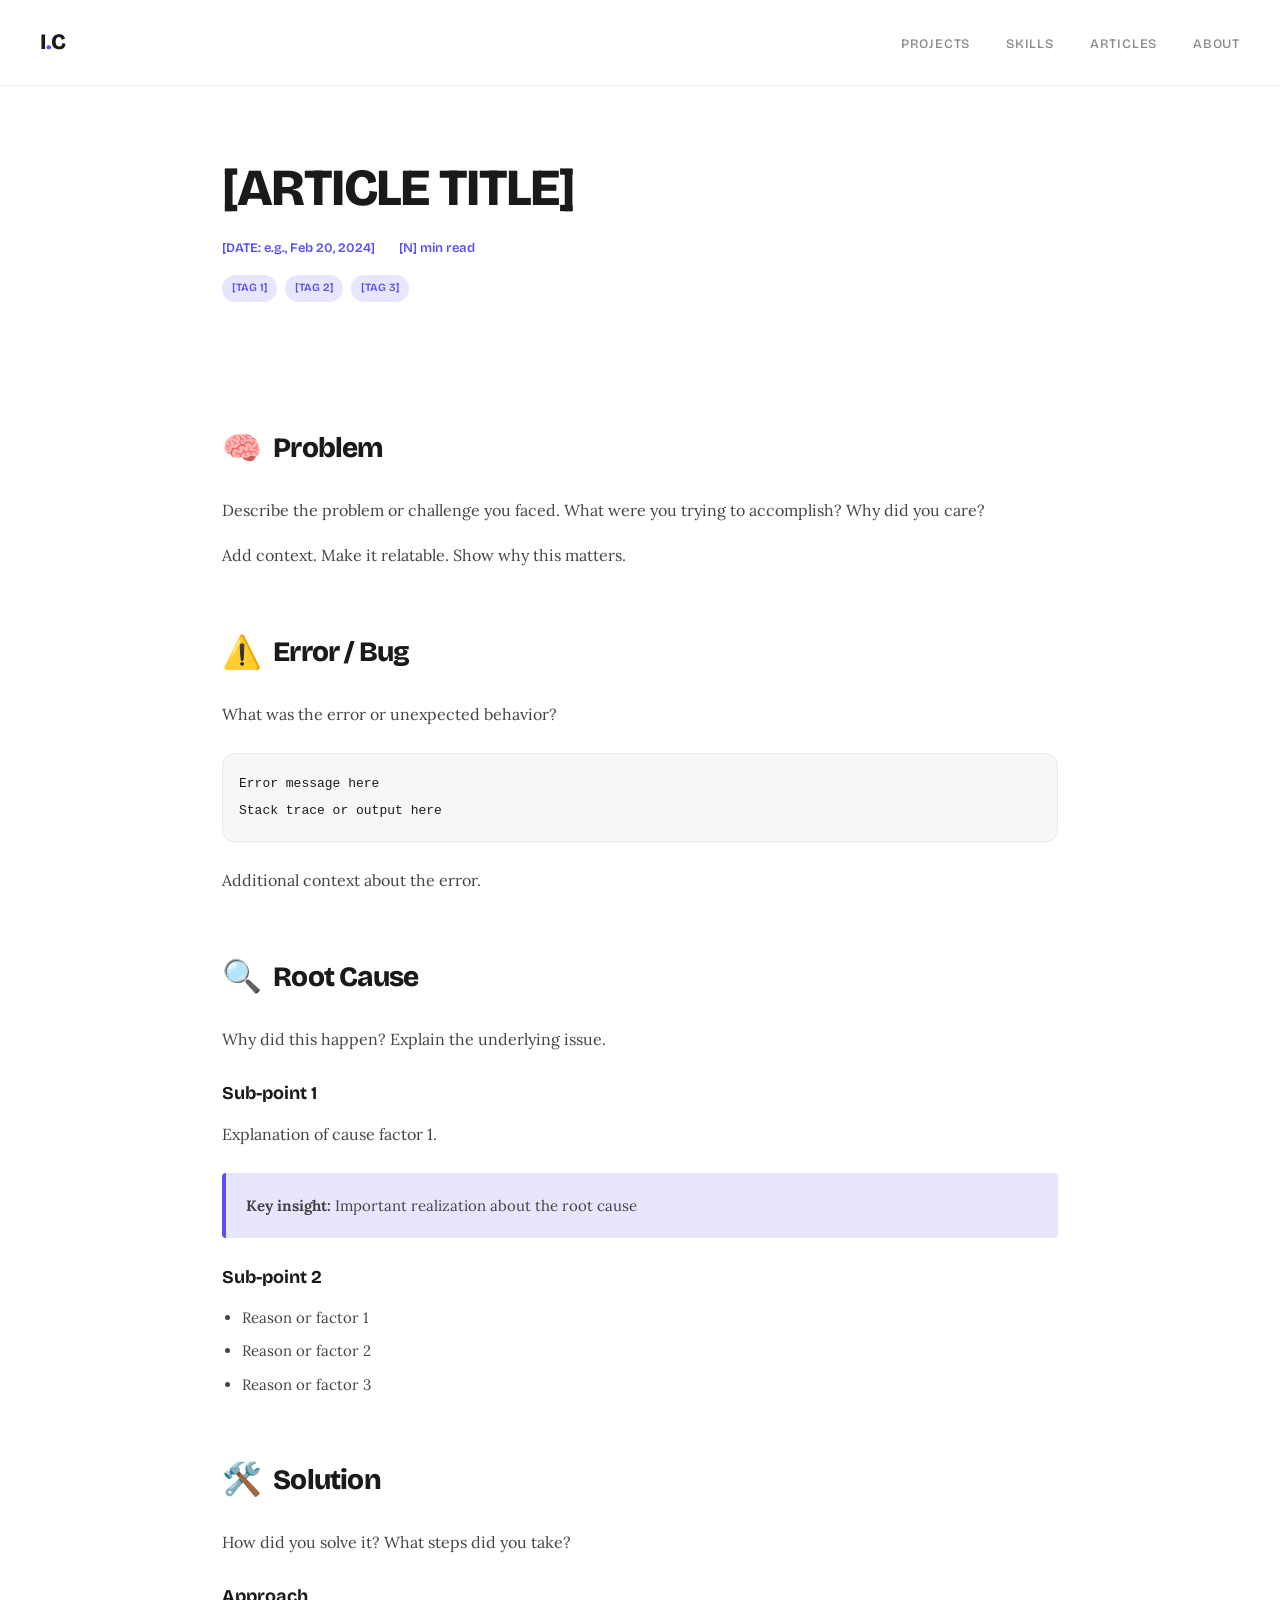
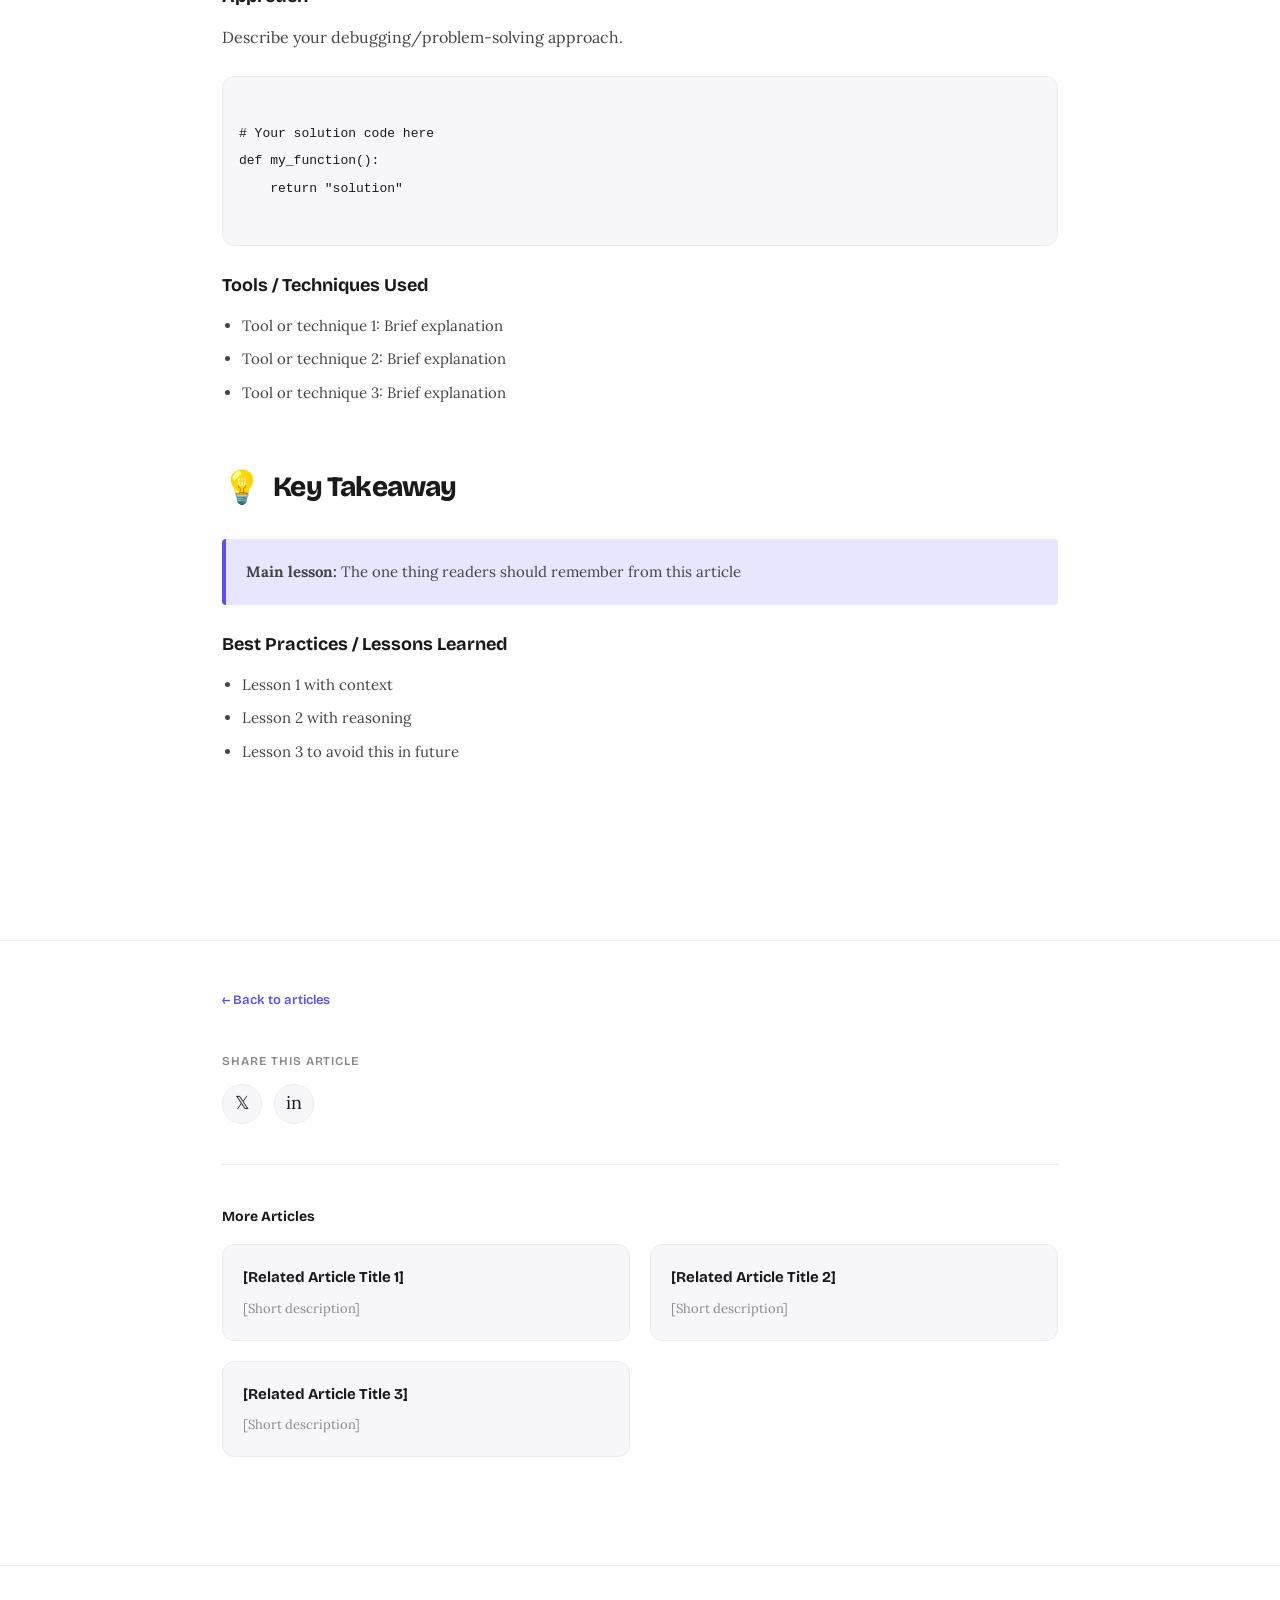
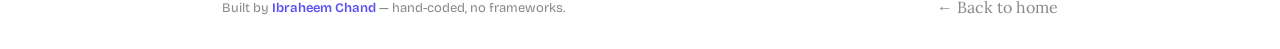
<file: articles/TEMPLATE.html>
<!DOCTYPE html>
<html lang="en">
<head>
  <meta charset="UTF-8" />
  <meta name="viewport" content="width=device-width, initial-scale=1.0"/>
  <title>[ARTICLE TITLE] - Ibraheem Chand</title>
  <meta name="description" content="[SHORT DESCRIPTION - max 160 chars]">
  <link rel="preconnect" href="https://fonts.googleapis.com">
  <link href="https://fonts.googleapis.com/css2?family=Bricolage+Grotesque:opsz,wght@12..96,300;12..96,400;12..96,500;12..96,700;12..96,800&family=Lora:ital,wght@0,400;0,500;1,400&display=swap" rel="stylesheet">
  <style>
    :root {
      --bg:        #ffffff;
      --surface:   #f7f7f9;
      --border:    #ebebeb;
      --accent:    #5b4ef5;
      --accent2:   #2ec4b6;
      --text:      #1a1a1a;
      --muted:     #888;
      --light:     #e8e5ff;
      --font-head: 'Bricolage Grotesque', sans-serif;
      --font-body: 'Lora', serif;
      --radius:    12px;
      --t:         0.22s ease;
    }

    *, *::before, *::after { box-sizing: border-box; margin: 0; padding: 0; }
    html { scroll-behavior: smooth; }
    body {
      background: var(--bg);
      color: var(--text);
      font-family: var(--font-body);
      font-size: 16px;
      line-height: 1.7;
      overflow-x: hidden;
    }
    a { color: inherit; text-decoration: none; }

    .container { max-width: 900px; margin: 0 auto; padding: 0 32px; }

    nav {
      position: fixed; top: 0; left: 0; right: 0; z-index: 100;
      padding: 24px 40px;
      display: flex; justify-content: space-between; align-items: center;
      transition: all var(--t);
      background: rgba(255,255,255,0.93);
      backdrop-filter: blur(14px);
      border-bottom: 1px solid var(--border);
    }
    .nav-logo {
      font-family: var(--font-head); font-weight: 800; font-size: 22px;
      letter-spacing: -1px; color: var(--text);
    }
    .nav-logo span { color: var(--accent); }
    .nav-links { display: flex; gap: 36px; list-style: none; }
    .nav-links a {
      font-family: var(--font-head); font-size: 13px; font-weight: 500;
      letter-spacing: 0.06em; text-transform: uppercase; color: var(--muted);
      transition: color var(--t);
    }
    .nav-links a:hover { color: var(--accent); }

    .nav-hamburger {
      display: none;
      flex-direction: column;
      justify-content: center;
      gap: 5px;
      width: 36px; height: 36px;
      cursor: pointer;
      background: none;
      border: none;
      padding: 4px;
      z-index: 200;
    }
    .nav-hamburger span {
      display: block;
      height: 2px;
      background: var(--text);
      border-radius: 2px;
      transition: all 0.3s ease;
      transform-origin: center;
    }
    .nav-hamburger.open span:nth-child(1) { transform: translateY(7px) rotate(45deg); }
    .nav-hamburger.open span:nth-child(2) { opacity: 0; transform: scaleX(0); }
    .nav-hamburger.open span:nth-child(3) { transform: translateY(-7px) rotate(-45deg); }

    .mobile-nav {
      display: none;
      position: fixed;
      top: 0; left: 0; right: 0; bottom: 0;
      background: rgba(255,255,255,0.98);
      backdrop-filter: blur(16px);
      z-index: 150;
      flex-direction: column;
      align-items: center;
      justify-content: center;
      gap: 36px;
      opacity: 0;
      pointer-events: none;
      transition: opacity 0.3s ease;
    }
    .mobile-nav.open {
      opacity: 1;
      pointer-events: all;
    }
    .mobile-nav a {
      font-family: var(--font-head);
      font-size: 28px;
      font-weight: 800;
      letter-spacing: -1px;
      color: var(--text);
      transition: color var(--t);
    }

    #article-header {
      padding-top: 160px;
      padding-bottom: 60px;
    }
    .article-title {
      font-family: var(--font-head);
      font-size: clamp(32px, 5vw, 52px);
      font-weight: 800;
      letter-spacing: -1.5px;
      line-height: 1.1;
      color: var(--text);
      margin-bottom: 20px;
    }
    .article-meta-row {
      display: flex;
      align-items: center;
      gap: 24px;
      flex-wrap: wrap;
      font-family: var(--font-head);
      font-size: 13px;
      color: var(--muted);
    }
    .article-date, .reading-time {
      display: flex;
      align-items: center;
      gap: 6px;
    }
    .article-date span, .reading-time span {
      font-weight: 600;
      color: var(--accent);
    }
    .article-tags-row {
      display: flex;
      flex-wrap: wrap;
      gap: 8px;
      margin-top: 16px;
    }
    .article-tag {
      font-family: var(--font-head);
      font-size: 11px;
      padding: 4px 10px;
      background: var(--light);
      color: var(--accent);
      border-radius: 100px;
      font-weight: 600;
    }

    #article-content {
      padding: 60px 0;
    }
    .article-section {
      margin-bottom: 56px;
    }
    .article-section h2 {
      font-family: var(--font-head);
      font-size: 28px;
      font-weight: 800;
      letter-spacing: -0.8px;
      color: var(--text);
      margin-bottom: 20px;
      display: flex;
      align-items: center;
      gap: 12px;
    }
    .article-section h2 .emoji {
      font-size: 32px;
    }
    .article-section p {
      font-size: 16px;
      line-height: 1.8;
      color: #444;
      margin-bottom: 16px;
    }
    .article-section h3 {
      font-family: var(--font-head);
      font-size: 18px;
      font-weight: 700;
      color: var(--text);
      margin-top: 24px;
      margin-bottom: 12px;
    }
    .article-section ul {
      margin-left: 20px;
      margin-bottom: 16px;
    }
    .article-section li {
      margin-bottom: 8px;
      font-size: 15px;
      line-height: 1.7;
      color: #444;
    }

    .code-block {
      background: var(--surface);
      border: 1px solid var(--border);
      border-radius: var(--radius);
      padding: 16px;
      overflow-x: auto;
      margin: 24px 0;
    }
    .code-block code {
      font-family: 'Courier New', monospace;
      font-size: 13px;
      line-height: 1.6;
      color: var(--text);
    }
    pre {
      margin: 0;
    }

    .article-image {
      width: 100%;
      max-width: 100%;
      border-radius: var(--radius);
      border: 1px solid var(--border);
      margin: 32px 0;
    }
    .image-caption {
      font-size: 13px;
      color: var(--muted);
      text-align: center;
      margin-top: 8px;
      font-style: italic;
    }

    .callout {
      background: var(--light);
      border-left: 4px solid var(--accent);
      padding: 20px;
      border-radius: 4px;
      margin: 24px 0;
    }
    .callout.warning {
      background: #fff3cd;
      border-left-color: #ffc107;
    }
    .callout p {
      margin: 0;
      font-size: 15px;
      line-height: 1.7;
    }

    #article-footer {
      border-top: 1px solid var(--border);
      padding: 48px 0;
      margin-top: 60px;
    }
    .article-nav {
      display: flex;
      justify-content: space-between;
      align-items: center;
      margin-bottom: 40px;
    }
    .back-link {
      display: inline-flex;
      align-items: center;
      gap: 6px;
      font-family: var(--font-head);
      font-size: 13px;
      font-weight: 600;
      color: var(--accent);
      transition: gap var(--t);
    }
    .back-link:hover {
      gap: 10px;
    }
    .related-articles {
      display: grid;
      grid-template-columns: repeat(auto-fit, minmax(280px, 1fr));
      gap: 20px;
    }
    .related-card {
      background: var(--surface);
      border: 1.5px solid var(--border);
      border-radius: var(--radius);
      padding: 20px;
      transition: all var(--t);
      text-decoration: none;
    }
    .related-card:hover {
      border-color: var(--accent);
      transform: translateY(-4px);
    }
    .related-card h4 {
      font-family: var(--font-head);
      font-size: 15px;
      font-weight: 700;
      color: var(--text);
      margin-bottom: 8px;
    }
    .related-card p {
      font-size: 13px;
      color: var(--muted);
      line-height: 1.6;
    }

    footer {
      border-top: 1px solid var(--border);
      padding: 28px 0;
      margin-top: 60px;
    }
    .foot-inner { display: flex; justify-content: space-between; align-items: center; }
    .foot-copy { font-family: var(--font-head); font-size: 13px; color: var(--muted); }
    .foot-copy span { color: var(--accent); font-weight: 600; }

    @media (max-width: 768px) {
      .container { padding: 0 24px; }
      nav { padding: 18px 24px; }
      .nav-links { display: none; }
      .nav-hamburger { display: flex; }
      .mobile-nav { display: flex; }
      .article-title { font-size: clamp(24px, 6vw, 40px); }
      .article-meta-row { font-size: 12px; }
      #article-header { padding-top: 120px; padding-bottom: 40px; }
      #article-content { padding: 40px 0; }
      .article-section h2 { font-size: 24px; }
      .back-link { font-size: 12px; }
      .foot-inner { flex-direction: column; gap: 10px; text-align: center; }
    }

    @media (max-width: 640px) {
      .container { padding: 0 20px; }
      nav { padding: 16px 20px; }
      .article-title { font-size: 24px; }
      #article-header { padding-top: 100px; padding-bottom: 32px; }
      .article-meta-row { gap: 12px; flex-direction: column; }
      .article-section h2 { font-size: 20px; }
      .article-section h3 { font-size: 16px; }
      .related-articles { grid-template-columns: 1fr; }
      .mobile-nav a { font-size: 22px; }
    }
  </style>
</head>
<body>

  <div class="mobile-nav" id="mobileNav">
    <a href="../index.html" class="mobile-link">Home</a>
    <a href="../index.html#projects" class="mobile-link">Projects</a>
    <a href="../index.html#skills" class="mobile-link">Skills</a>
    <a href="../articles.html" class="mobile-link">Articles</a>
    <a href="../index.html#about" class="mobile-link">About</a>
  </div>

  <nav id="navbar">
    <a href="../index.html" class="nav-logo">I<span>.</span>C</a>
    <ul class="nav-links">
      <li><a href="../index.html#projects">Projects</a></li>
      <li><a href="../index.html#skills">Skills</a></li>
      <li><a href="../articles.html">Articles</a></li>
      <li><a href="../index.html#about">About</a></li>
    </ul>
    <button class="nav-hamburger" id="hamburger" aria-label="Toggle menu">
      <span></span><span></span><span></span>
    </button>
  </nav>

  <section id="article-header">
    <div class="container">
      <h1 class="article-title">[ARTICLE TITLE]</h1>
      
      <div class="article-meta-row">
        <div class="article-date">
          <span>[DATE: e.g., Feb 20, 2024]</span>
        </div>
        <div class="reading-time">
          <span>[N] min read</span>
        </div>
      </div>

      <div class="article-tags-row">
        <span class="article-tag">[TAG 1]</span>
        <span class="article-tag">[TAG 2]</span>
        <span class="article-tag">[TAG 3]</span>
      </div>
    </div>
  </section>

  <section id="article-content">
    <div class="container">
      
      <!-- PROBLEM SECTION -->
      <div class="article-section">
        <h2><span class="emoji">🧠</span> Problem</h2>
        <p>Describe the problem or challenge you faced. What were you trying to accomplish? Why did you care?</p>
        <p>Add context. Make it relatable. Show why this matters.</p>
      </div>

      <!-- ERROR/BUG SECTION -->
      <div class="article-section">
        <h2><span class="emoji">⚠️</span> Error / Bug</h2>
        <p>What was the error or unexpected behavior?</p>
        
        <div class="code-block">
          <pre><code>Error message here
Stack trace or output here</code></pre>
        </div>

        <p>Additional context about the error.</p>
      </div>

      <!-- ROOT CAUSE SECTION -->
      <div class="article-section">
        <h2><span class="emoji">🔍</span> Root Cause</h2>
        <p>Why did this happen? Explain the underlying issue.</p>

        <h3>Sub-point 1</h3>
        <p>Explanation of cause factor 1.</p>
        
        <div class="callout">
          <p><strong>Key insight:</strong> Important realization about the root cause</p>
        </div>

        <h3>Sub-point 2</h3>
        <ul>
          <li>Reason or factor 1</li>
          <li>Reason or factor 2</li>
          <li>Reason or factor 3</li>
        </ul>
      </div>

      <!-- SOLUTION SECTION -->
      <div class="article-section">
        <h2><span class="emoji">🛠️</span> Solution</h2>
        <p>How did you solve it? What steps did you take?</p>

        <h3>Approach</h3>
        <p>Describe your debugging/problem-solving approach.</p>

        <div class="code-block">
          <pre><code class="language-python">
# Your solution code here
def my_function():
    return "solution"
          </code></pre>
        </div>

        <h3>Tools / Techniques Used</h3>
        <ul>
          <li>Tool or technique 1: Brief explanation</li>
          <li>Tool or technique 2: Brief explanation</li>
          <li>Tool or technique 3: Brief explanation</li>
        </ul>
      </div>

      <!-- KEY TAKEAWAY SECTION -->
      <div class="article-section">
        <h2><span class="emoji">💡</span> Key Takeaway</h2>
        
        <div class="callout">
          <p><strong>Main lesson:</strong> The one thing readers should remember from this article</p>
        </div>

        <h3>Best Practices / Lessons Learned</h3>
        <ul>
          <li>Lesson 1 with context</li>
          <li>Lesson 2 with reasoning</li>
          <li>Lesson 3 to avoid this in future</li>
        </ul>
      </div>

    </div>
  </section>

  <section id="article-footer">
    <div class="container">
      <div class="article-nav">
        <a href="../articles.html" class="back-link">← Back to articles</a>
      </div>

      <div style="margin-bottom: 40px;">
        <p style="font-family: var(--font-head); color: var(--muted); font-size: 12px; margin-bottom: 12px; text-transform: uppercase; font-weight: 600; letter-spacing: 0.08em;">Share this article</p>
        <div style="display: flex; gap: 12px;">
          <a href="#" style="display: inline-flex; align-items: center; justify-content: center; width: 40px; height: 40px; background: var(--surface); border: 1px solid var(--border); border-radius: 50%; transition: all var(--t); text-decoration: none;">
            <span style="font-size: 18px;">𝕏</span>
          </a>
          <a href="#" style="display: inline-flex; align-items: center; justify-content: center; width: 40px; height: 40px; background: var(--surface); border: 1px solid var(--border); border-radius: 50%; transition: all var(--t); text-decoration: none;">
            <span style="font-size: 18px;">in</span>
          </a>
        </div>
      </div>

      <hr style="border: none; border-top: 1px solid var(--border); margin: 40px 0;">

      <div>
        <p style="font-family: var(--font-head); color: var(--text); font-size: 14px; font-weight: 700; margin-bottom: 16px;">More Articles</p>
        <div class="related-articles">
          <a href="[article-slug-1].html" class="related-card">
            <h4>[Related Article Title 1]</h4>
            <p>[Short description]</p>
          </a>
          <a href="[article-slug-2].html" class="related-card">
            <h4>[Related Article Title 2]</h4>
            <p>[Short description]</p>
          </a>
          <a href="[article-slug-3].html" class="related-card">
            <h4>[Related Article Title 3]</h4>
            <p>[Short description]</p>
          </a>
        </div>
      </div>
    </div>
  </section>

  <footer>
    <div class="container">
      <div class="foot-inner">
        <p class="foot-copy">Built by <span>Ibraheem Chand</span> — hand-coded, no frameworks.</p>
        <a href="../index.html" style="color: var(--muted); transition: color var(--t);">← Back to home</a>
      </div>
    </div>
  </footer>

  <script>
    const hamburger = document.getElementById('hamburger');
    const mobileNav = document.getElementById('mobileNav');

    hamburger.addEventListener('click', () => {
      hamburger.classList.toggle('open');
      mobileNav.classList.toggle('open');
      document.body.style.overflow = mobileNav.classList.contains('open') ? 'hidden' : '';
    });

    document.querySelectorAll('.mobile-link').forEach(link => {
      link.addEventListener('click', () => {
        hamburger.classList.remove('open');
        mobileNav.classList.remove('open');
        document.body.style.overflow = '';
      });
    });
  </script>

</body>
</html>
</file>
